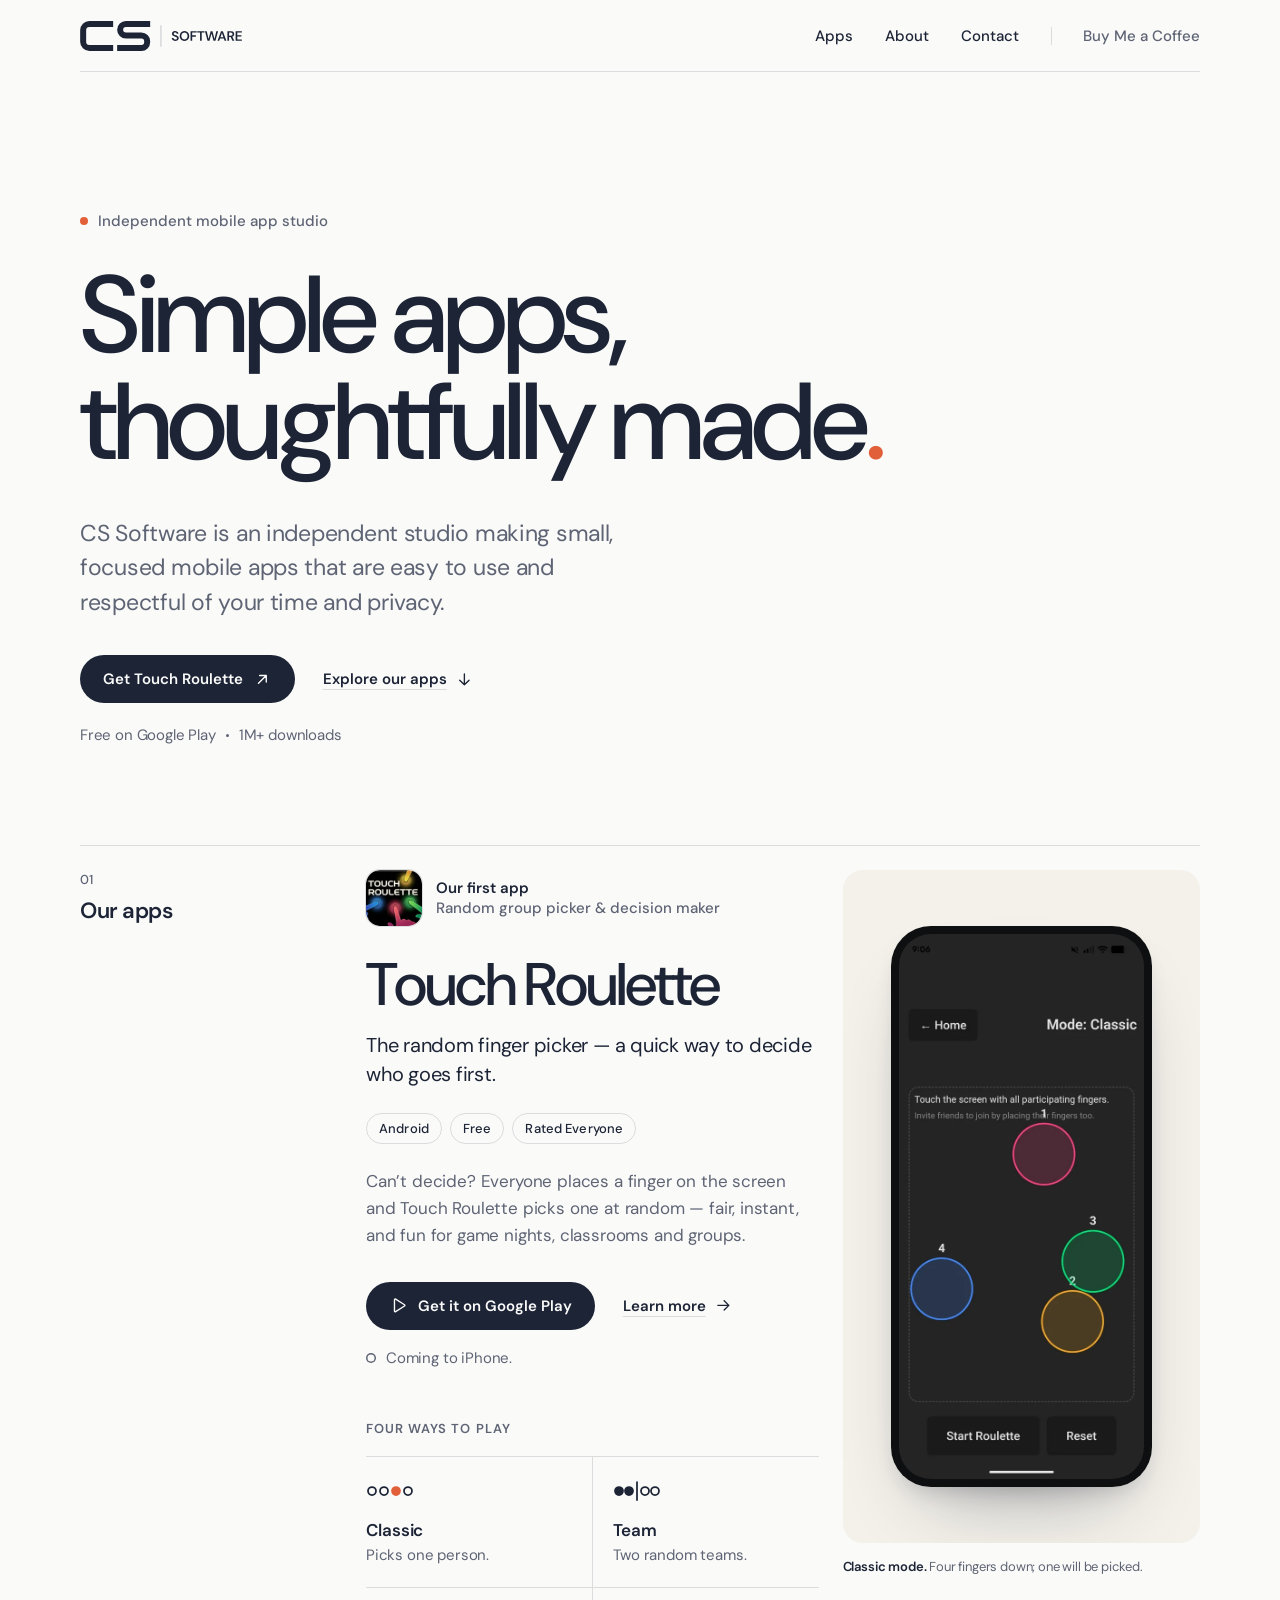
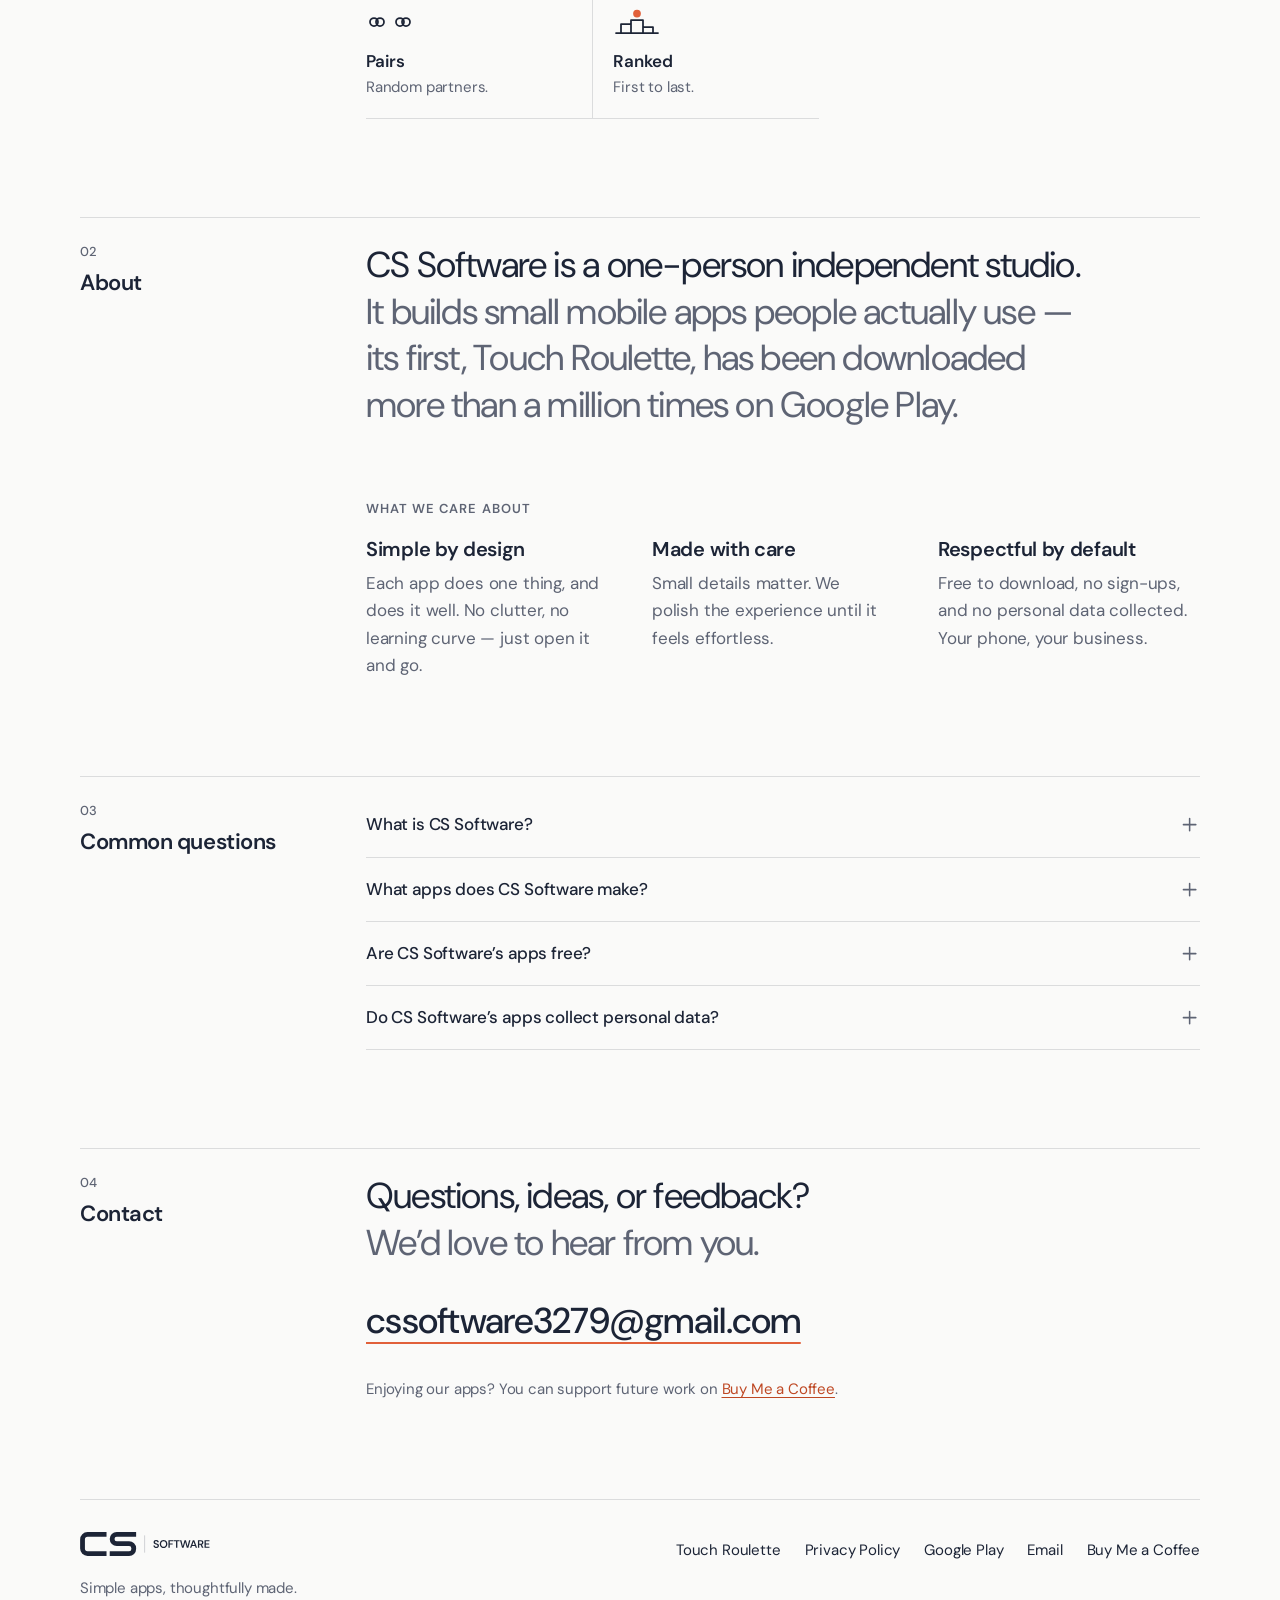
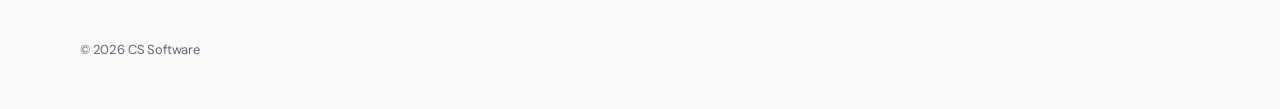
<file: index.html>
<!doctype html>
<html lang="en">
	<head>
		<meta charset="utf-8" />
		<meta name="viewport" content="width=device-width, initial-scale=1" />
		<title>CS Software — Simple, Thoughtful Mobile Apps</title>
		<meta
			name="description"
			content="CS Software is an independent studio making simple, focused mobile apps, including Touch Roulette, the random finger picker with 1M+ downloads on Google Play."
		/>
		<meta name="author" content="CS Software" />
		<meta name="robots" content="index, follow, max-image-preview:large" />
		<link rel="canonical" href="https://cs-software-org.github.io/" />
		<meta name="color-scheme" content="light dark" />
		<meta
			name="theme-color"
			content="#FAFAF9"
			media="(prefers-color-scheme: light)"
		/>
		<meta
			name="theme-color"
			content="#111214"
			media="(prefers-color-scheme: dark)"
		/>

		<!-- Open Graph -->
		<meta property="og:type" content="website" />
		<meta property="og:site_name" content="CS Software" />
		<meta property="og:url" content="https://cs-software-org.github.io/" />
		<meta
			property="og:title"
			content="CS Software — Simple, Thoughtful Mobile Apps"
		/>
		<meta
			property="og:description"
			content="An independent studio making small, focused mobile apps. Home of Touch Roulette, the random finger picker for Android."
		/>
		<meta
			property="og:image"
			content="https://cs-software-org.github.io/assets/og/home.png"
		/>
		<meta property="og:image:width" content="1200" />
		<meta property="og:image:height" content="630" />
		<meta
			property="og:image:alt"
			content="CS Software — Simple apps, thoughtfully made."
		/>
		<meta property="og:locale" content="en_US" />
		<!-- Twitter Card -->
		<meta name="twitter:card" content="summary_large_image" />
		<meta
			name="twitter:title"
			content="CS Software — Simple, Thoughtful Mobile Apps"
		/>
		<meta
			name="twitter:description"
			content="An independent studio making small, focused mobile apps. Home of Touch Roulette, the random finger picker for Android."
		/>
		<meta
			name="twitter:image"
			content="https://cs-software-org.github.io/assets/og/home.png"
		/>

		<link rel="icon" href="/favicon.ico" sizes="32x32" />
		<link rel="icon" href="/favicon.svg" type="image/svg+xml" />
		<link rel="apple-touch-icon" href="/apple-touch-icon.png" />
		<link rel="manifest" href="/site.webmanifest" />

		<link rel="preconnect" href="https://fonts.googleapis.com" />
		<link rel="preconnect" href="https://fonts.gstatic.com" crossorigin />
		<link
			rel="stylesheet"
			href="https://fonts.googleapis.com/css2?family=DM+Sans:opsz,wght@9..40,400..700&display=swap"
		/>
		<link rel="stylesheet" href="/assets/site.css" />

		<script
			async
			src="https://pagead2.googlesyndication.com/pagead/js/adsbygoogle.js?client=ca-pub-9681394771171590"
			crossorigin="anonymous"
		></script>

		<!-- Google tag (gtag.js) -->
		<script
			async
			src="https://www.googletagmanager.com/gtag/js?id=G-Q80ZW6TWPV"
		></script>
		<script>
			window.dataLayer = window.dataLayer || [];
			function gtag() {
				dataLayer.push(arguments);
			}
			gtag("js", new Date());

			gtag("config", "G-Q80ZW6TWPV");
		</script>

		<script type="application/ld+json">
			{
				"@context": "https://schema.org",
				"@graph": [
					{
						"@type": "Organization",
						"@id": "https://cs-software-org.github.io/#organization",
						"name": "CS Software",
						"alternateName": "CS-Software",
						"url": "https://cs-software-org.github.io/",
						"logo": {
							"@type": "ImageObject",
							"url": "https://cs-software-org.github.io/brand/icons/app-icon-512.png",
							"width": 512,
							"height": 512
						},
						"email": "cssoftware3279@gmail.com",
						"description": "CS Software is an independent, one-person studio that makes simple, focused mobile apps.",
						"sameAs": [
							"https://play.google.com/store/apps/dev?id=5458143026124432912"
						]
					},
					{
						"@type": "WebSite",
						"@id": "https://cs-software-org.github.io/#website",
						"url": "https://cs-software-org.github.io/",
						"name": "CS Software",
						"publisher": {
							"@id": "https://cs-software-org.github.io/#organization"
						},
						"inLanguage": "en"
					},
					{
						"@type": "WebPage",
						"@id": "https://cs-software-org.github.io/#webpage",
						"url": "https://cs-software-org.github.io/",
						"name": "CS Software — Simple, Thoughtful Mobile Apps",
						"description": "CS Software is an independent studio making simple, focused mobile apps, including Touch Roulette, the random finger picker with 1M+ downloads on Google Play.",
						"isPartOf": { "@id": "https://cs-software-org.github.io/#website" },
						"about": {
							"@id": "https://cs-software-org.github.io/#organization"
						},
						"mentions": {
							"@id": "https://cs-software-org.github.io/touch-roulette/#app"
						},
						"primaryImageOfPage": "https://cs-software-org.github.io/assets/og/home.png",
						"inLanguage": "en"
					},
					{
						"@type": "FAQPage",
						"@id": "https://cs-software-org.github.io/#faq",
						"url": "https://cs-software-org.github.io/",
						"isPartOf": { "@id": "https://cs-software-org.github.io/#website" },
						"mainEntity": [
							{
								"@type": "Question",
								"name": "What is CS Software?",
								"acceptedAnswer": {
									"@type": "Answer",
									"text": "CS Software is an independent, one-person studio that makes simple, focused mobile apps. Its first app, Touch Roulette, has been downloaded more than a million times on Google Play."
								}
							},
							{
								"@type": "Question",
								"name": "What apps does CS Software make?",
								"acceptedAnswer": {
									"@type": "Answer",
									"text": "CS Software's first app is Touch Roulette, a random group picker and decision maker for Android. Everyone places a finger on the screen and the app picks one person at random."
								}
							},
							{
								"@type": "Question",
								"name": "Are CS Software's apps free?",
								"acceptedAnswer": {
									"@type": "Answer",
									"text": "Yes. Touch Roulette is free to download on Google Play and is supported by ads. There are no subscriptions and nothing to sign up for."
								}
							},
							{
								"@type": "Question",
								"name": "Do CS Software's apps collect personal data?",
								"acceptedAnswer": {
									"@type": "Answer",
									"text": "No. CS Software's apps are designed to work without collecting personal information. Touch Roulette's Google Play Data safety section states that no data is collected and no data is shared with third parties."
								}
							}
						]
					}
				]
			}
		</script>
	</head>
	<body>
		<a class="skip-link" href="#main">Skip to content</a>

		<!-- Icons: 24px grid, 1.75 stroke, round caps and joins -->
		<svg
			width="0"
			height="0"
			style="position: absolute"
			aria-hidden="true"
			focusable="false"
		>
			<symbol id="i-arrow-right" viewBox="0 0 24 24">
				<path d="M5 12h14M13 6l6 6-6 6" />
			</symbol>
			<symbol id="i-arrow-down" viewBox="0 0 24 24">
				<path d="M12 5v14M6 13l6 6 6-6" />
			</symbol>
			<symbol id="i-arrow-up-right" viewBox="0 0 24 24">
				<path d="M7 17 17 7M8.5 7H17v8.5" />
			</symbol>
			<symbol id="i-play" viewBox="0 0 24 24">
				<path
					d="M7 4.9v14.2a1 1 0 0 0 1.52.85l11.3-7.1a1 1 0 0 0 0-1.7L8.52 4.05A1 1 0 0 0 7 4.9Z"
				/>
			</symbol>
			<symbol id="i-plus" viewBox="0 0 24 24">
				<path d="M12 5v14M5 12h14" />
			</symbol>
		</svg>

		<header class="site-header">
			<div class="container">
				<div class="site-header__bar">
					<a class="lockup" href="/" aria-label="CS Software, home">
						<svg class="logo" width="162" height="30" viewBox="0 0 323.36 60" aria-hidden="true" focusable="false"><path d="M66 0L18.5 0A18.5 18.5 0 0 0 0 18.5L0 41.5A18.5 18.5 0 0 0 18.5 60L66 60L66 48L18.5 48A6.5 6.5 0 0 1 12 41.5L12 18.5A6.5 6.5 0 0 1 18.5 12L66 12Z"/><path d="M140 0L91.52 0A17.52 17.52 0 0 0 74 17.52L74 17.52A17.52 17.52 0 0 0 91.52 35.04L122.48 35.04A5.52 5.52 0 0 1 128 40.56L128 42.48A5.52 5.52 0 0 1 122.48 48L74 48L74 60L122.48 60A17.52 17.52 0 0 0 140 42.48L140 40.56A17.52 17.52 0 0 0 122.48 23.04L91.52 23.04A5.52 5.52 0 0 1 86 17.52L86 17.52A5.52 5.52 0 0 1 91.52 12L140 12Z"/><rect class="logo__rule" x="160.85" y="8.4" width="1.5" height="43.2"/><path d="M190.36 39.93L190.36 39.93Q188.27 39.93 186.67 39.19Q185.07 38.45 184.15 37.08Q183.23 35.71 183.20 33.81L183.20 33.81L186.68 33.81Q186.71 34.77 187.15 35.53Q187.59 36.28 188.40 36.72Q189.21 37.16 190.36 37.16L190.36 37.16Q191.35 37.16 192.07 36.84Q192.80 36.53 193.20 35.94Q193.60 35.35 193.60 34.55L193.60 34.55Q193.60 33.65 193.16 33.04Q192.72 32.44 191.98 32.04Q191.24 31.65 190.28 31.33Q189.32 31.01 188.25 30.66L188.25 30.66Q186.00 29.89 184.85 28.70Q183.69 27.50 183.69 25.50L183.69 25.50Q183.69 23.83 184.49 22.62Q185.28 21.41 186.74 20.74Q188.19 20.07 190.06 20.07L190.06 20.07Q191.98 20.07 193.42 20.76Q194.86 21.44 195.69 22.66Q196.53 23.88 196.56 25.58L196.56 25.58L193.05 25.58Q193.02 24.87 192.66 24.25Q192.31 23.64 191.63 23.24Q190.96 22.84 190.00 22.84L190.00 22.84Q189.21 22.81 188.55 23.10Q187.89 23.39 187.52 23.92Q187.15 24.46 187.15 25.25L187.15 25.25Q187.15 26.02 187.51 26.53Q187.86 27.04 188.51 27.38Q189.15 27.72 190.03 28.03Q190.91 28.33 191.95 28.68L191.95 28.68Q193.38 29.15 194.54 29.82Q195.71 30.49 196.39 31.56Q197.08 32.63 197.08 34.33L197.08 34.33Q197.08 35.81 196.31 37.09Q195.54 38.37 194.06 39.15Q192.58 39.93 190.36 39.93ZM208.59 39.93L208.59 39.93Q205.76 39.93 203.62 38.68Q201.48 37.43 200.28 35.20Q199.07 32.96 199.07 30L199.07 30Q199.07 27.07 200.28 24.83Q201.48 22.59 203.62 21.33Q205.76 20.07 208.59 20.07L208.59 20.07Q211.44 20.07 213.59 21.33Q215.75 22.59 216.94 24.83Q218.13 27.07 218.13 30L218.13 30Q218.13 32.96 216.94 35.20Q215.75 37.43 213.59 38.68Q211.44 39.93 208.59 39.93ZM208.59 36.97L208.59 36.97Q210.45 36.97 211.85 36.13Q213.25 35.29 214.00 33.73Q214.76 32.17 214.76 30L214.76 30Q214.76 27.83 214.00 26.27Q213.25 24.71 211.85 23.87Q210.45 23.03 208.59 23.03L208.59 23.03Q206.72 23.03 205.34 23.87Q203.95 24.71 203.18 26.27Q202.42 27.83 202.42 30L202.42 30Q202.42 32.17 203.18 33.73Q203.95 35.29 205.34 36.13Q206.72 36.97 208.59 36.97ZM224.07 39.60L220.78 39.60L220.78 20.40L233.04 20.40L233.04 23.06L224.07 23.06L224.07 28.68L231.40 28.68L231.40 31.29L224.07 31.29L224.07 39.60ZM243.10 39.60L239.80 39.60L239.80 23.06L234.15 23.06L234.15 20.40L248.75 20.40L248.75 23.06L243.10 23.06L243.10 39.60ZM258.64 39.60L254.80 39.60L249.67 20.40L253.21 20.40L256.77 35.84L256.77 35.84L260.97 20.40L264.59 20.40L268.65 35.87L268.65 35.87L272.27 20.40L275.78 20.40L270.57 39.60L266.67 39.60L262.72 25.06L262.72 25.06L258.64 39.60ZM278.15 39.60L274.70 39.60L281.75 20.40L285.42 20.40L292.44 39.60L288.96 39.60L283.56 24.24L283.56 24.24L278.15 39.60ZM289.07 35.07L277.85 35.07L278.73 32.47L288.19 32.47L289.07 35.07ZM297.81 39.60L294.52 39.60L294.52 20.40L301.40 20.40Q303.71 20.40 305.19 21.18Q306.67 21.96 307.39 23.27Q308.12 24.57 308.12 26.21L308.12 26.21Q308.12 27.75 307.41 29.07Q306.70 30.38 305.19 31.18Q303.68 31.97 301.35 31.97L301.35 31.97L297.81 31.97L297.81 39.60ZM308.31 39.60L304.53 39.60L300.50 31.12L304.09 31.12L308.31 39.60ZM297.81 23.14L297.81 29.53L301.18 29.53Q303.02 29.53 303.88 28.64Q304.75 27.75 304.75 26.30L304.75 26.30Q304.75 24.87 303.90 24.01Q303.05 23.14 301.18 23.14L301.18 23.14L297.81 23.14ZM323.36 39.60L310.96 39.60L310.96 20.40L323.36 20.40L323.36 23.06L314.25 23.06L314.25 28.57L322.54 28.57L322.54 31.18L314.25 31.18L314.25 36.94L323.36 36.94L323.36 39.60Z"/></svg>
					</a>
					<nav class="nav" aria-label="Main">
						<ul>
							<li><a href="/#apps">Apps</a></li>
							<li><a href="/#about">About</a></li>
							<li><a href="/#contact">Contact</a></li>
						</ul>
						<a
							class="nav__support"
							href="https://buymeacoffee.com/carlossantana"
							rel="noopener"
							>Buy Me a Coffee</a
						>
					</nav>
				</div>
			</div>
		</header>

		<main id="main">
			<section class="hero" aria-labelledby="hero-title">
				<div class="container">
					<p class="eyebrow">
						<span class="touch-dot" aria-hidden="true"></span>Independent mobile
						app studio
					</p>
					<h1 id="hero-title">
						Simple apps, thoughtfully made<span class="stop">.</span>
					</h1>
					<p class="lede">
						CS Software is an independent studio making small, focused mobile
						apps that are easy to use and respectful of your time and privacy.
					</p>
					<div class="actions">
						<a
							class="btn btn--primary"
							href="https://play.google.com/store/apps/details?id=com.gmail.cssoftware3279.Touch_Roulette"
							rel="noopener"
						>
							Get Touch Roulette
							<svg class="icon" aria-hidden="true">
								<use href="#i-arrow-up-right" />
							</svg>
						</a>
						<a class="text-link text-link--down" href="#apps">
							<span class="text-link__label">Explore our apps</span>
							<svg class="icon" aria-hidden="true">
								<use href="#i-arrow-down" />
							</svg>
						</a>
					</div>
					<p class="meta">
						<span>Free on Google Play</span>
						<span class="meta__sep" aria-hidden="true"></span>
						<span>1M+ downloads</span>
					</p>
				</div>
			</section>

			<section class="section" id="apps" aria-labelledby="apps-title">
				<div class="container">
					<div class="section__grid">
						<div class="rail">
							<span class="rail__num" aria-hidden="true">01</span>
							<h2 class="rail__title" id="apps-title">Our apps</h2>
						</div>

						<div class="section__body">
							<article class="feature" aria-labelledby="tr-title">
								<div class="feature__intro">
									<div class="feature__head">
										<img
											class="app-icon"
											src="/assets/touch-roulette/icon.webp"
											width="256"
											height="256"
											alt="Touch Roulette app icon"
										/>
										<p class="feature__kicker">
											<strong>Our first app</strong> Random group picker &amp;
											decision maker
										</p>
									</div>

									<h3 id="tr-title">Touch Roulette</h3>
									<p class="dek">
										The random finger picker&nbsp;— a quick way to decide who
										goes first.
									</p>

									<ul class="chips">
										<li>Android</li>
										<li>Free</li>
										<li>Rated Everyone</li>
									</ul>

									<p class="prose">
										Can’t decide? Everyone places a finger on the screen and
										Touch Roulette picks one at random&nbsp;— fair, instant, and
										fun for game nights, classrooms and groups.
									</p>

									<div class="actions">
										<a
											class="btn btn--primary"
											href="https://play.google.com/store/apps/details?id=com.gmail.cssoftware3279.Touch_Roulette"
											rel="noopener"
										>
											<svg class="icon" aria-hidden="true">
												<use href="#i-play" />
											</svg>
											Get it on Google Play
										</a>
										<a class="text-link" href="/touch-roulette/">
											<span class="text-link__label"
												>Learn more<span class="visually-hidden">
													about Touch Roulette</span
												></span
											>
											<svg class="icon" aria-hidden="true">
												<use href="#i-arrow-right" />
											</svg>
										</a>
									</div>
									<p class="soon">
										<span
											class="touch-dot touch-dot--ring"
											aria-hidden="true"
										></span
										>Coming to iPhone.
									</p>
								</div>

								<figure class="feature__figure">
									<div class="plate">
										<div class="device">
											<img
												src="/assets/touch-roulette/classic.webp"
												width="540"
												height="1200"
												loading="lazy"
												decoding="async"
												alt="Touch Roulette in Classic mode: four coloured circles, one under each player’s finger, waiting for the roulette to start."
											/>
										</div>
									</div>
									<figcaption>
										<b>Classic mode.</b> Four fingers down; one will be picked.
									</figcaption>
								</figure>

								<div class="feature__detail">
									<p class="subhead" id="modes-label">Four ways to play</p>
									<ul class="modes" aria-labelledby="modes-label">
										<li class="mode">
											<svg viewBox="0 0 48 28" aria-hidden="true">
												<circle cx="6" cy="14" r="4" />
												<circle cx="18" cy="14" r="4" />
												<circle class="pick" cx="30" cy="14" r="4" />
												<circle cx="42" cy="14" r="4" />
											</svg>
											<h4>Classic</h4>
											<p>Picks one person.</p>
										</li>
										<li class="mode">
											<svg viewBox="0 0 48 28" aria-hidden="true">
												<circle class="fill" cx="6" cy="14" r="4" />
												<circle class="fill" cx="16" cy="14" r="4" />
												<path d="M24 5v18" />
												<circle cx="32" cy="14" r="4" />
												<circle cx="42" cy="14" r="4" />
											</svg>
											<h4>Team</h4>
											<p>Two random teams.</p>
										</li>
										<li class="mode">
											<svg viewBox="0 0 48 28" aria-hidden="true">
												<circle cx="8" cy="14" r="4" />
												<circle cx="14" cy="14" r="4" />
												<circle cx="34" cy="14" r="4" />
												<circle cx="40" cy="14" r="4" />
											</svg>
											<h4>Pairs</h4>
											<p>Random partners.</p>
										</li>
										<li class="mode">
											<svg viewBox="0 0 48 28" aria-hidden="true">
												<path d="M3 25h42" />
												<path d="M8 25v-9h10v9M18 25V12h12v13M30 25v-6h10v6" />
												<circle class="pick" cx="24" cy="5.5" r="3" />
											</svg>
											<h4>Ranked</h4>
											<p>First to last.</p>
										</li>
									</ul>
								</div>
							</article>
						</div>
					</div>
				</div>
			</section>

			<section class="section about" id="about" aria-labelledby="about-title">
				<div class="container">
					<div class="section__grid">
						<div class="rail">
							<span class="rail__num" aria-hidden="true">02</span>
							<h2 class="rail__title" id="about-title">About</h2>
						</div>
						<div class="section__body">
							<p class="statement">
								CS Software is a one-person independent studio.
								<span class="statement__quiet"
									>It builds small mobile apps people actually use&nbsp;— its
									first, Touch Roulette, has been downloaded more than a million
									times on Google&nbsp;Play.</span
								>
							</p>

							<p class="subhead" id="principles-label">What we care about</p>
							<ul class="principles" aria-labelledby="principles-label">
								<li>
									<h3>Simple by design</h3>
									<p>
										Each app does one thing, and does it well. No clutter, no
										learning curve&nbsp;— just open it and go.
									</p>
								</li>
								<li>
									<h3>Made with care</h3>
									<p>
										Small details matter. We polish the experience until it
										feels effortless.
									</p>
								</li>
								<li>
									<h3>Respectful by default</h3>
									<p>
										Free to download, no sign-ups, and no personal data
										collected. Your phone, your business.
									</p>
								</li>
							</ul>
						</div>
					</div>
				</div>
			</section>

			<section class="section" id="faq" aria-labelledby="faq-title">
				<div class="container">
					<div class="section__grid">
						<div class="rail">
							<span class="rail__num" aria-hidden="true">03</span>
							<h2 class="rail__title" id="faq-title">Common questions</h2>
						</div>
						<div class="section__body">
							<div class="faq">
								<details>
									<summary>
										What is CS Software?
										<svg class="icon" aria-hidden="true">
											<use href="#i-plus" />
										</svg>
									</summary>
									<p>
										CS Software is an independent, one-person studio that makes
										simple, focused mobile apps. Its first app, Touch Roulette,
										has been downloaded more than a million times on Google
										Play.
									</p>
								</details>
								<details>
									<summary>
										What apps does CS Software make?
										<svg class="icon" aria-hidden="true">
											<use href="#i-plus" />
										</svg>
									</summary>
									<p>
										CS Software’s first app is
										<a href="/touch-roulette/">Touch Roulette</a>, a random
										group picker and decision maker for Android. Everyone places
										a finger on the screen and the app picks one person at
										random.
									</p>
								</details>
								<details>
									<summary>
										Are CS Software’s apps free?
										<svg class="icon" aria-hidden="true">
											<use href="#i-plus" />
										</svg>
									</summary>
									<p>
										Yes. Touch Roulette is free to download on Google Play and
										is supported by ads. There are no subscriptions and nothing
										to sign up for.
									</p>
								</details>
								<details>
									<summary>
										Do CS Software’s apps collect personal data?
										<svg class="icon" aria-hidden="true">
											<use href="#i-plus" />
										</svg>
									</summary>
									<p>
										No. Our apps are designed to work without collecting
										personal information. Touch Roulette’s Google Play Data
										safety section states that no data is collected and no data
										is shared with third parties. See our
										<a href="/privacy.html">Privacy Policy</a>.
									</p>
								</details>
							</div>
						</div>
					</div>
				</div>
			</section>

			<section class="section" id="contact" aria-labelledby="contact-title">
				<div class="container">
					<div class="section__grid">
						<div class="rail">
							<span class="rail__num" aria-hidden="true">04</span>
							<h2 class="rail__title" id="contact-title">Contact</h2>
						</div>
						<div class="section__body">
							<p class="statement">
								Questions, ideas, or feedback?
								<span class="statement__quiet"
									>We’d love to hear from you.</span
								>
							</p>
							<a class="contact__email" href="mailto:cssoftware3279@gmail.com"
								>cssoftware3279@gmail.com</a
							>
							<p class="support">
								Enjoying our apps? You can support future work on
								<a href="https://buymeacoffee.com/carlossantana" rel="noopener"
									>Buy Me a Coffee</a
								>.
							</p>
						</div>
					</div>
				</div>
			</section>
		</main>

		<footer class="site-footer">
			<div class="container">
				<div class="site-footer__grid">
					<div>
						<a class="lockup" href="/" aria-label="CS Software, home">
							<svg class="logo" width="162" height="30" viewBox="0 0 323.36 60" aria-hidden="true" focusable="false"><path d="M66 0L18.5 0A18.5 18.5 0 0 0 0 18.5L0 41.5A18.5 18.5 0 0 0 18.5 60L66 60L66 48L18.5 48A6.5 6.5 0 0 1 12 41.5L12 18.5A6.5 6.5 0 0 1 18.5 12L66 12Z"/><path d="M140 0L91.52 0A17.52 17.52 0 0 0 74 17.52L74 17.52A17.52 17.52 0 0 0 91.52 35.04L122.48 35.04A5.52 5.52 0 0 1 128 40.56L128 42.48A5.52 5.52 0 0 1 122.48 48L74 48L74 60L122.48 60A17.52 17.52 0 0 0 140 42.48L140 40.56A17.52 17.52 0 0 0 122.48 23.04L91.52 23.04A5.52 5.52 0 0 1 86 17.52L86 17.52A5.52 5.52 0 0 1 91.52 12L140 12Z"/><rect class="logo__rule" x="160.85" y="8.4" width="1.5" height="43.2"/><path d="M190.36 39.93L190.36 39.93Q188.27 39.93 186.67 39.19Q185.07 38.45 184.15 37.08Q183.23 35.71 183.20 33.81L183.20 33.81L186.68 33.81Q186.71 34.77 187.15 35.53Q187.59 36.28 188.40 36.72Q189.21 37.16 190.36 37.16L190.36 37.16Q191.35 37.16 192.07 36.84Q192.80 36.53 193.20 35.94Q193.60 35.35 193.60 34.55L193.60 34.55Q193.60 33.65 193.16 33.04Q192.72 32.44 191.98 32.04Q191.24 31.65 190.28 31.33Q189.32 31.01 188.25 30.66L188.25 30.66Q186.00 29.89 184.85 28.70Q183.69 27.50 183.69 25.50L183.69 25.50Q183.69 23.83 184.49 22.62Q185.28 21.41 186.74 20.74Q188.19 20.07 190.06 20.07L190.06 20.07Q191.98 20.07 193.42 20.76Q194.86 21.44 195.69 22.66Q196.53 23.88 196.56 25.58L196.56 25.58L193.05 25.58Q193.02 24.87 192.66 24.25Q192.31 23.64 191.63 23.24Q190.96 22.84 190.00 22.84L190.00 22.84Q189.21 22.81 188.55 23.10Q187.89 23.39 187.52 23.92Q187.15 24.46 187.15 25.25L187.15 25.25Q187.15 26.02 187.51 26.53Q187.86 27.04 188.51 27.38Q189.15 27.72 190.03 28.03Q190.91 28.33 191.95 28.68L191.95 28.68Q193.38 29.15 194.54 29.82Q195.71 30.49 196.39 31.56Q197.08 32.63 197.08 34.33L197.08 34.33Q197.08 35.81 196.31 37.09Q195.54 38.37 194.06 39.15Q192.58 39.93 190.36 39.93ZM208.59 39.93L208.59 39.93Q205.76 39.93 203.62 38.68Q201.48 37.43 200.28 35.20Q199.07 32.96 199.07 30L199.07 30Q199.07 27.07 200.28 24.83Q201.48 22.59 203.62 21.33Q205.76 20.07 208.59 20.07L208.59 20.07Q211.44 20.07 213.59 21.33Q215.75 22.59 216.94 24.83Q218.13 27.07 218.13 30L218.13 30Q218.13 32.96 216.94 35.20Q215.75 37.43 213.59 38.68Q211.44 39.93 208.59 39.93ZM208.59 36.97L208.59 36.97Q210.45 36.97 211.85 36.13Q213.25 35.29 214.00 33.73Q214.76 32.17 214.76 30L214.76 30Q214.76 27.83 214.00 26.27Q213.25 24.71 211.85 23.87Q210.45 23.03 208.59 23.03L208.59 23.03Q206.72 23.03 205.34 23.87Q203.95 24.71 203.18 26.27Q202.42 27.83 202.42 30L202.42 30Q202.42 32.17 203.18 33.73Q203.95 35.29 205.34 36.13Q206.72 36.97 208.59 36.97ZM224.07 39.60L220.78 39.60L220.78 20.40L233.04 20.40L233.04 23.06L224.07 23.06L224.07 28.68L231.40 28.68L231.40 31.29L224.07 31.29L224.07 39.60ZM243.10 39.60L239.80 39.60L239.80 23.06L234.15 23.06L234.15 20.40L248.75 20.40L248.75 23.06L243.10 23.06L243.10 39.60ZM258.64 39.60L254.80 39.60L249.67 20.40L253.21 20.40L256.77 35.84L256.77 35.84L260.97 20.40L264.59 20.40L268.65 35.87L268.65 35.87L272.27 20.40L275.78 20.40L270.57 39.60L266.67 39.60L262.72 25.06L262.72 25.06L258.64 39.60ZM278.15 39.60L274.70 39.60L281.75 20.40L285.42 20.40L292.44 39.60L288.96 39.60L283.56 24.24L283.56 24.24L278.15 39.60ZM289.07 35.07L277.85 35.07L278.73 32.47L288.19 32.47L289.07 35.07ZM297.81 39.60L294.52 39.60L294.52 20.40L301.40 20.40Q303.71 20.40 305.19 21.18Q306.67 21.96 307.39 23.27Q308.12 24.57 308.12 26.21L308.12 26.21Q308.12 27.75 307.41 29.07Q306.70 30.38 305.19 31.18Q303.68 31.97 301.35 31.97L301.35 31.97L297.81 31.97L297.81 39.60ZM308.31 39.60L304.53 39.60L300.50 31.12L304.09 31.12L308.31 39.60ZM297.81 23.14L297.81 29.53L301.18 29.53Q303.02 29.53 303.88 28.64Q304.75 27.75 304.75 26.30L304.75 26.30Q304.75 24.87 303.90 24.01Q303.05 23.14 301.18 23.14L301.18 23.14L297.81 23.14ZM323.36 39.60L310.96 39.60L310.96 20.40L323.36 20.40L323.36 23.06L314.25 23.06L314.25 28.57L322.54 28.57L322.54 31.18L314.25 31.18L314.25 36.94L323.36 36.94L323.36 39.60Z"/></svg>
						</a>
						<p class="site-footer__tagline">Simple apps, thoughtfully made.</p>
					</div>
					<nav aria-label="Footer">
						<ul>
							<li><a href="/touch-roulette/">Touch Roulette</a></li>
							<li><a href="/privacy.html">Privacy Policy</a></li>
							<li>
								<a
									href="https://play.google.com/store/apps/dev?id=5458143026124432912"
									rel="noopener"
									>Google Play</a
								>
							</li>
							<li><a href="mailto:cssoftware3279@gmail.com">Email</a></li>
							<li>
								<a href="https://buymeacoffee.com/carlossantana" rel="noopener"
									>Buy Me a Coffee</a
								>
							</li>
						</ul>
					</nav>
					<p class="site-footer__copy">© 2026 CS Software</p>
				</div>
			</div>
		</footer>
		<!-- 
		<script type="text/javascript">
			(function () {
				window.dh = { chaabi: "98b39f14-4a4f-4d2a-8ae6-7a4db58d5bcf" };
				var script = document.createElement("script");
				script.setAttribute(
					"src",
					"https://cdn.demandhub.co/nucleus/stage/dh-nucleus.min.js",
				);
				script.setAttribute("chaabi", "98b39f14-4a4f-4d2a-8ae6-7a4db58d5bcf");
				script.setAttribute("name", "dh_nucleus_script");
				script.setAttribute("defer", "");
				document.body.appendChild(script);
			})();
		</script> -->
	</body>
</html>
</file>
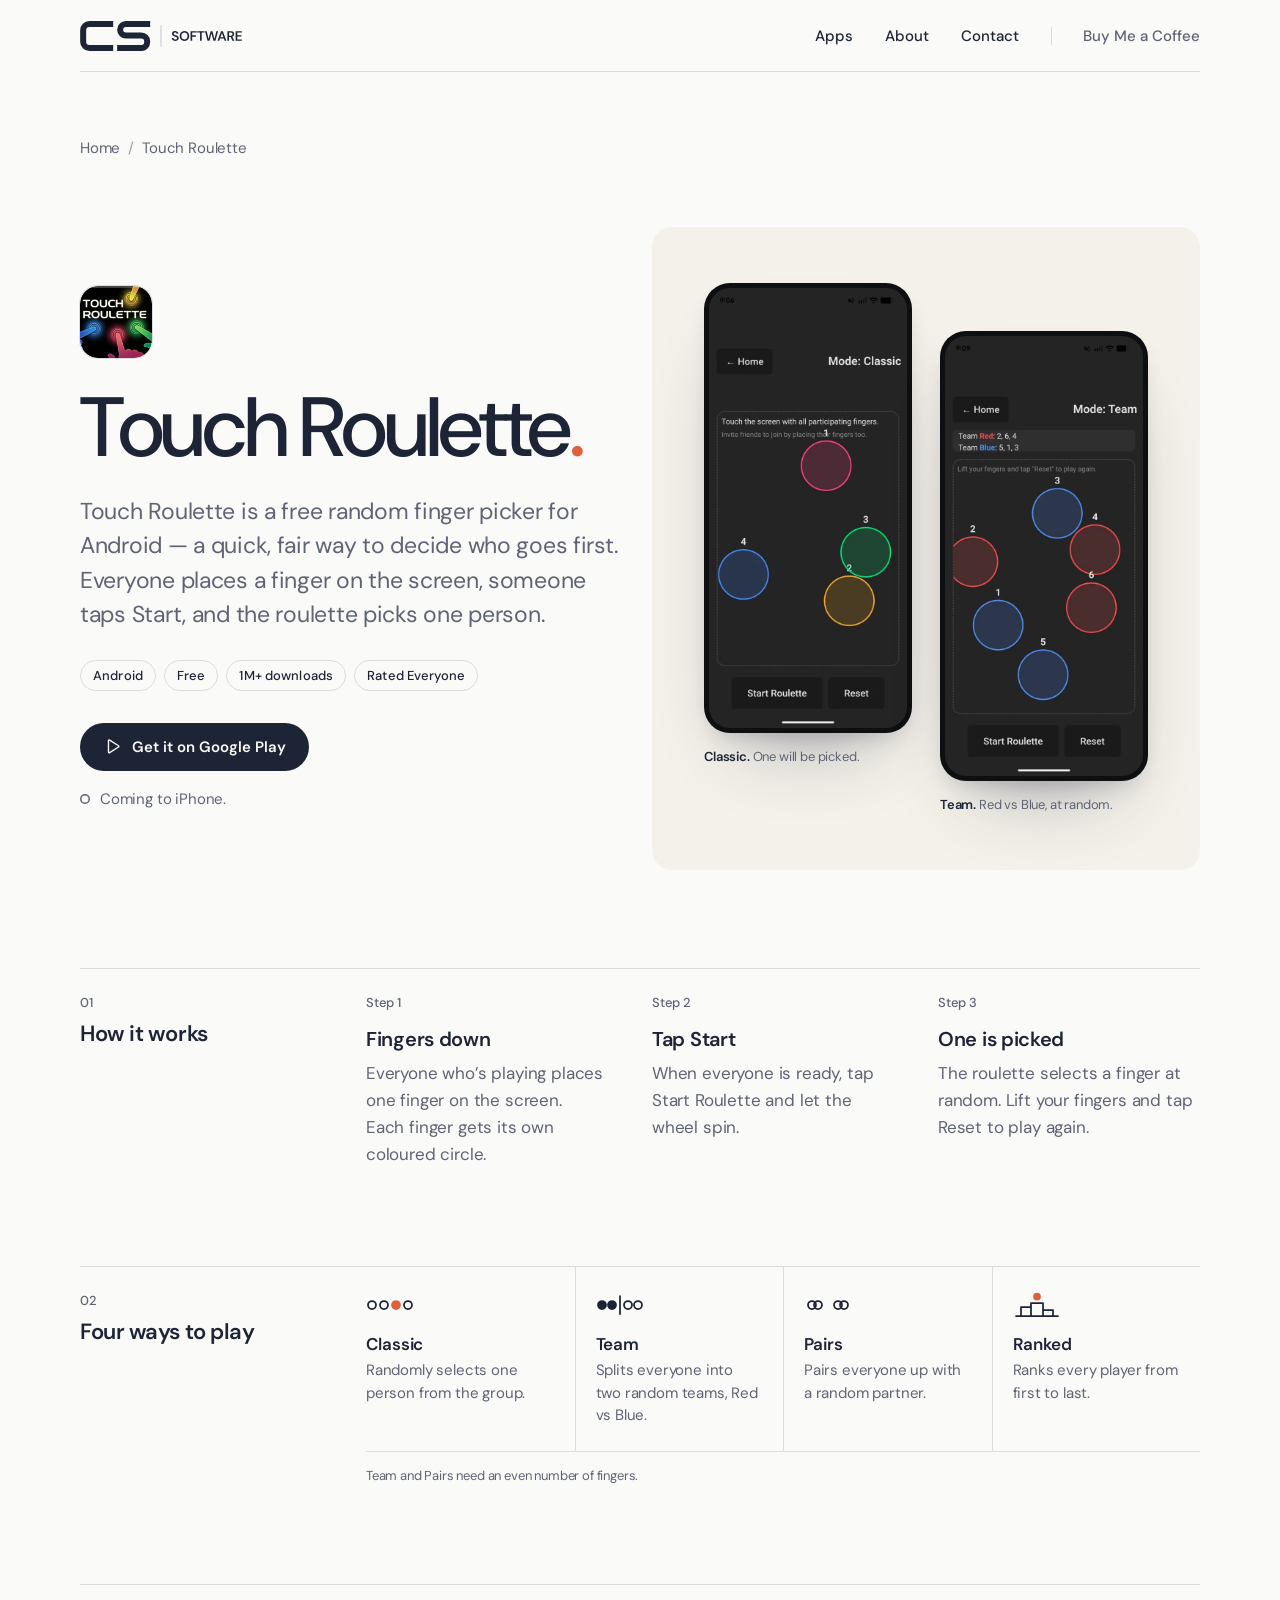
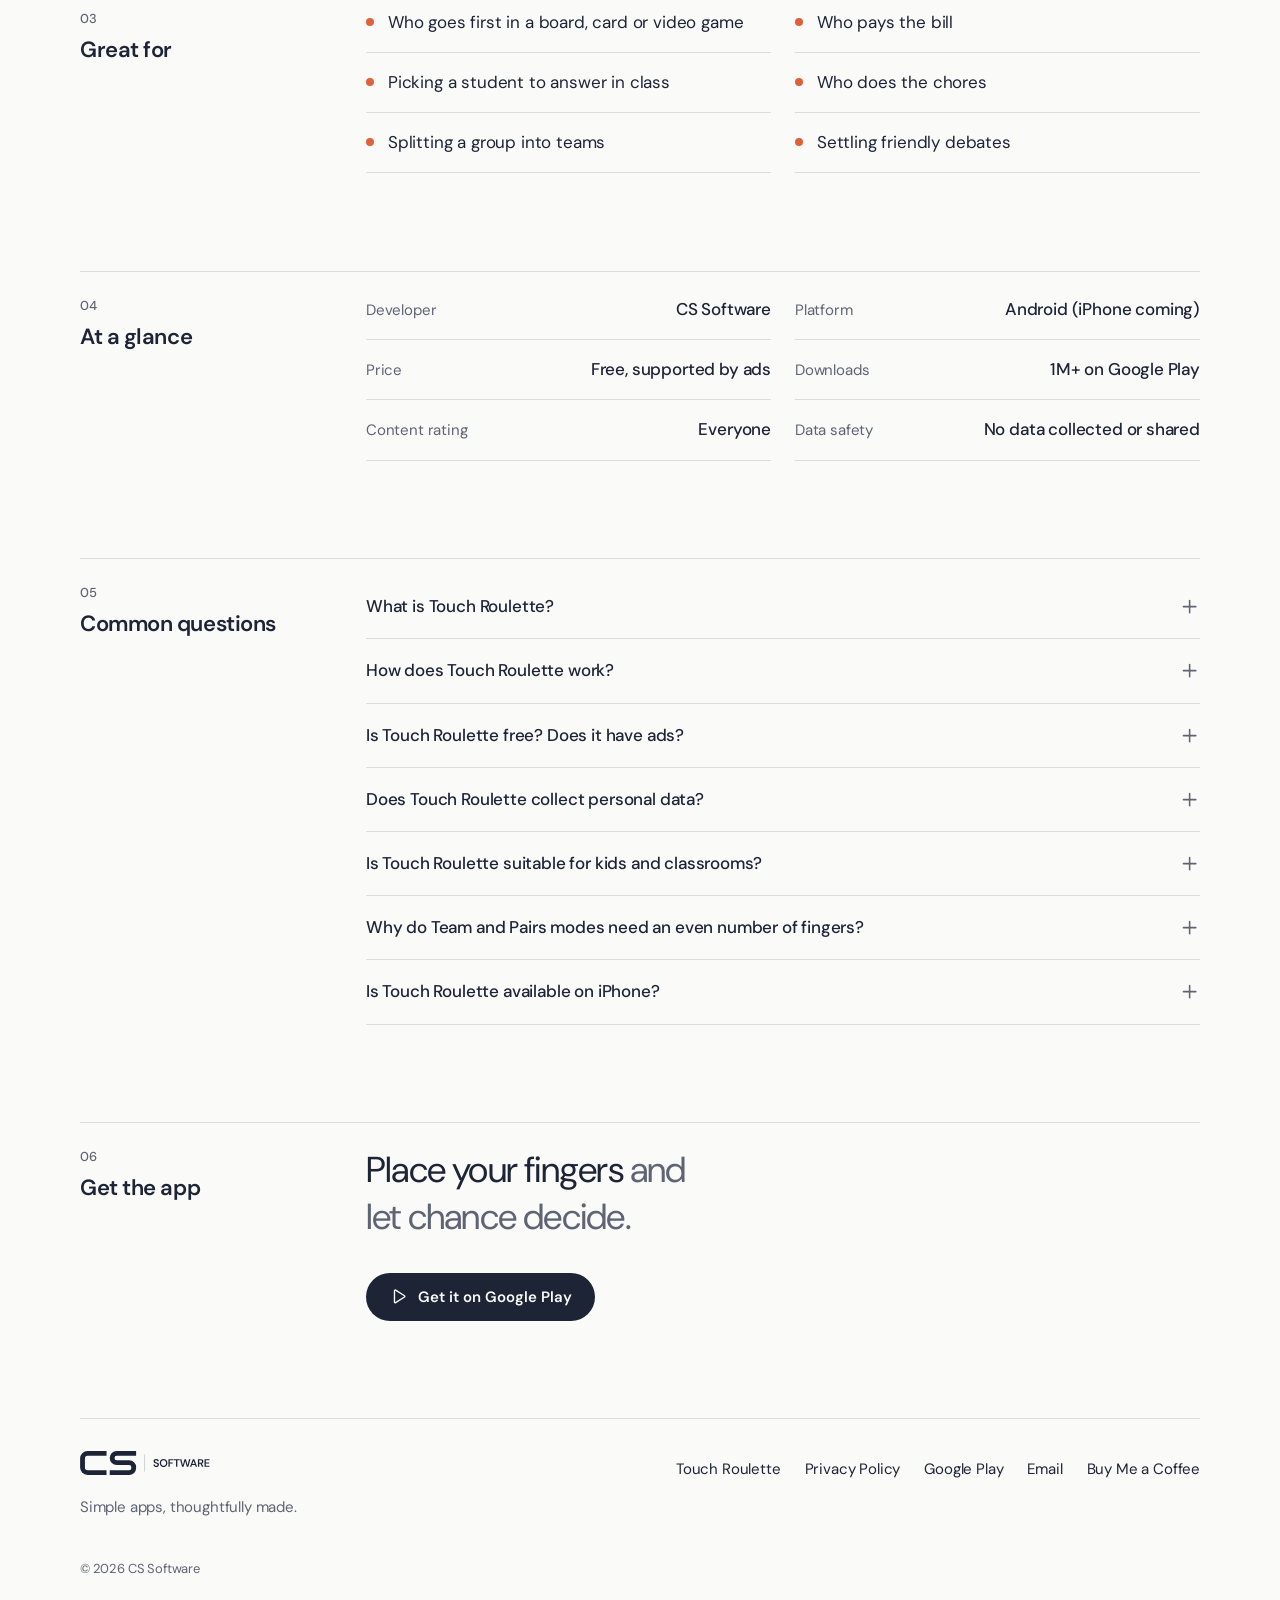
<file: touch-roulette/index.html>
<!doctype html>
<html lang="en">
	<head>
		<meta charset="utf-8" />
		<meta name="viewport" content="width=device-width, initial-scale=1" />
		<title>Touch Roulette — Random Finger Picker for Android</title>
		<meta
			name="description"
			content="A free random finger picker and decision maker for Android. Everyone puts a finger on the screen and Touch Roulette picks one. Four modes, free on Google Play."
		/>
		<meta name="author" content="CS Software" />
		<meta name="robots" content="index, follow, max-image-preview:large" />
		<link rel="canonical" href="https://cs-software-org.github.io/touch-roulette/" />
		<meta name="color-scheme" content="light dark" />
		<meta name="theme-color" content="#FAFAF9" media="(prefers-color-scheme: light)" />
		<meta name="theme-color" content="#111214" media="(prefers-color-scheme: dark)" />

		<!-- Open Graph -->
		<meta property="og:type" content="website" />
		<meta property="og:site_name" content="CS Software" />
		<meta property="og:url" content="https://cs-software-org.github.io/touch-roulette/" />
		<meta property="og:title" content="Touch Roulette — Random Finger Picker for Android" />
		<meta
			property="og:description"
			content="A free random finger picker and decision maker for Android. Everyone puts a finger on the screen and Touch Roulette picks one. Four modes, free on Google Play."
		/>
		<meta property="og:image" content="https://cs-software-org.github.io/assets/og/touch-roulette.png" />
		<meta property="og:image:width" content="1200" />
		<meta property="og:image:height" content="630" />
		<meta property="og:image:alt" content="Touch Roulette — random finger picker for Android." />
		<meta property="og:locale" content="en_US" />
		<!-- Twitter Card -->
		<meta name="twitter:card" content="summary_large_image" />
		<meta name="twitter:title" content="Touch Roulette — Random Finger Picker for Android" />
		<meta
			name="twitter:description"
			content="A free random finger picker and decision maker for Android. Everyone puts a finger on the screen and Touch Roulette picks one. Four modes, free on Google Play."
		/>
		<meta name="twitter:image" content="https://cs-software-org.github.io/assets/og/touch-roulette.png" />

		<link rel="icon" href="/favicon.ico" sizes="32x32" />
		<link rel="icon" href="/favicon.svg" type="image/svg+xml" />
		<link rel="apple-touch-icon" href="/apple-touch-icon.png" />
		<link rel="manifest" href="/site.webmanifest" />

		<link rel="preconnect" href="https://fonts.googleapis.com" />
		<link rel="preconnect" href="https://fonts.gstatic.com" crossorigin />
		<link
			rel="stylesheet"
			href="https://fonts.googleapis.com/css2?family=DM+Sans:opsz,wght@9..40,400..700&display=swap"
		/>
		<link rel="stylesheet" href="/assets/site.css" />

		<script
			async
			src="https://pagead2.googlesyndication.com/pagead/js/adsbygoogle.js?client=ca-pub-9681394771171590"
			crossorigin="anonymous"
		></script>

		<!-- Google tag (gtag.js) -->
		<script
			async
			src="https://www.googletagmanager.com/gtag/js?id=G-Q80ZW6TWPV"
		></script>
		<script>
			window.dataLayer = window.dataLayer || [];
			function gtag() {
				dataLayer.push(arguments);
			}
			gtag("js", new Date());

			gtag("config", "G-Q80ZW6TWPV");
		</script>

		<script type="application/ld+json">
			{
				"@context": "https://schema.org",
				"@graph": [
					{
						"@type": "Organization",
						"@id": "https://cs-software-org.github.io/#organization",
						"name": "CS Software",
						"alternateName": "CS-Software",
						"url": "https://cs-software-org.github.io/",
						"logo": {
							"@type": "ImageObject",
							"url": "https://cs-software-org.github.io/brand/icons/app-icon-512.png",
							"width": 512,
							"height": 512
						},
						"email": "cssoftware3279@gmail.com",
						"description": "CS Software is an independent, one-person studio that makes simple, focused mobile apps.",
						"sameAs": [
							"https://play.google.com/store/apps/dev?id=5458143026124432912"
						]
					},
					{
						"@type": "WebSite",
						"@id": "https://cs-software-org.github.io/#website",
						"url": "https://cs-software-org.github.io/",
						"name": "CS Software",
						"publisher": { "@id": "https://cs-software-org.github.io/#organization" },
						"inLanguage": "en"
					},
					{
						"@type": "WebPage",
						"@id": "https://cs-software-org.github.io/touch-roulette/#webpage",
						"url": "https://cs-software-org.github.io/touch-roulette/",
						"name": "Touch Roulette — Random Finger Picker for Android",
						"description": "A free random finger picker and decision maker for Android. Everyone puts a finger on the screen and Touch Roulette picks one. Four modes, free on Google Play.",
						"isPartOf": { "@id": "https://cs-software-org.github.io/#website" },
						"about": { "@id": "https://cs-software-org.github.io/touch-roulette/#app" },
						"breadcrumb": { "@id": "https://cs-software-org.github.io/touch-roulette/#breadcrumb" },
						"primaryImageOfPage": "https://cs-software-org.github.io/assets/touch-roulette/classic.webp",
						"inLanguage": "en"
					},
					{
						"@type": "BreadcrumbList",
						"@id": "https://cs-software-org.github.io/touch-roulette/#breadcrumb",
						"itemListElement": [
							{
								"@type": "ListItem",
								"position": 1,
								"name": "Home",
								"item": "https://cs-software-org.github.io/"
							},
							{
								"@type": "ListItem",
								"position": 2,
								"name": "Touch Roulette",
								"item": "https://cs-software-org.github.io/touch-roulette/"
							}
						]
					},
					{
						"@type": "MobileApplication",
						"@id": "https://cs-software-org.github.io/touch-roulette/#app",
						"name": "Touch Roulette",
						"alternateName": "Touch Roulette Decision Maker",
						"url": "https://cs-software-org.github.io/touch-roulette/",
						"description": "Touch Roulette is a random group picker and decision maker for Android. Everyone places a finger on the screen, someone taps Start, and the roulette randomly selects one person. It has four modes: Classic, Team, Pairs and Ranked. Free to download; contains ads.",
						"operatingSystem": "Android",
						"applicationCategory": "UtilitiesApplication",
						"contentRating": "Everyone",
						"isAccessibleForFree": true,
						"offers": { "@type": "Offer", "price": "0", "priceCurrency": "USD" },
						"installUrl": "https://play.google.com/store/apps/details?id=com.gmail.cssoftware3279.Touch_Roulette",
						"sameAs": [
							"https://play.google.com/store/apps/details?id=com.gmail.cssoftware3279.Touch_Roulette"
						],
						"image": "https://cs-software-org.github.io/images/touch_roulette_app_icon.png",
						"screenshot": [
							"https://cs-software-org.github.io/assets/touch-roulette/classic.webp",
							"https://cs-software-org.github.io/assets/touch-roulette/team.webp"
						],
						"featureList": [
							"Classic mode: randomly selects one person from the group",
							"Team mode: splits everyone into two random teams, Red vs Blue",
							"Pairs mode: pairs everyone up at random",
							"Ranked mode: ranks all players from first to last",
							"Multiple players at once on one screen",
							"Dark mode"
						],
						"publisher": { "@id": "https://cs-software-org.github.io/#organization" },
						"author": { "@id": "https://cs-software-org.github.io/#organization" }
					},
					{
						"@type": "FAQPage",
						"@id": "https://cs-software-org.github.io/touch-roulette/#faq",
						"url": "https://cs-software-org.github.io/touch-roulette/",
						"isPartOf": { "@id": "https://cs-software-org.github.io/#website" },
						"mainEntity": [
							{
								"@type": "Question",
								"name": "What is Touch Roulette?",
								"acceptedAnswer": {
									"@type": "Answer",
									"text": "Touch Roulette is a free random finger picker and decision maker for Android, made by CS Software. Everyone places a finger on the screen and the app randomly picks one person. It has been downloaded more than a million times on Google Play."
								}
							},
							{
								"@type": "Question",
								"name": "How does Touch Roulette work?",
								"acceptedAnswer": {
									"@type": "Answer",
									"text": "Everyone who is playing places one finger on the screen. When everyone is ready, tap Start Roulette. The roulette spins and randomly selects one finger. Lift your fingers and tap Reset to play again."
								}
							},
							{
								"@type": "Question",
								"name": "Is Touch Roulette free? Does it have ads?",
								"acceptedAnswer": {
									"@type": "Answer",
									"text": "Touch Roulette is free to download on Google Play and contains ads. There is no subscription and nothing to sign up for."
								}
							},
							{
								"@type": "Question",
								"name": "Does Touch Roulette collect personal data?",
								"acceptedAnswer": {
									"@type": "Answer",
									"text": "No. Touch Roulette's Google Play Data safety section states that the app collects no data and shares no data with third parties."
								}
							},
							{
								"@type": "Question",
								"name": "Is Touch Roulette suitable for kids and classrooms?",
								"acceptedAnswer": {
									"@type": "Answer",
									"text": "Touch Roulette is rated Everyone on Google Play. It works well for picking a student to answer in class, taking turns at family game night, or deciding who does the chores."
								}
							},
							{
								"@type": "Question",
								"name": "Why do Team and Pairs modes need an even number of fingers?",
								"acceptedAnswer": {
									"@type": "Answer",
									"text": "So that everyone can be split evenly: Team mode makes two equal teams, and Pairs mode gives every player a partner."
								}
							},
							{
								"@type": "Question",
								"name": "Is Touch Roulette available on iPhone?",
								"acceptedAnswer": {
									"@type": "Answer",
									"text": "Not yet. Touch Roulette is available for Android on Google Play, and an iPhone version is in the works."
								}
							}
						]
					}
				]
			}
		</script>
	</head>
	<body>
		<a class="skip-link" href="#main">Skip to content</a>

		<!-- Icons: 24px grid, 1.75 stroke, round caps and joins -->
		<svg width="0" height="0" style="position: absolute" aria-hidden="true" focusable="false">
			<symbol id="i-play" viewBox="0 0 24 24">
				<path d="M7 4.9v14.2a1 1 0 0 0 1.52.85l11.3-7.1a1 1 0 0 0 0-1.7L8.52 4.05A1 1 0 0 0 7 4.9Z" />
			</symbol>
			<symbol id="i-plus" viewBox="0 0 24 24"><path d="M12 5v14M5 12h14" /></symbol>
		</svg>

		<header class="site-header">
			<div class="container">
				<div class="site-header__bar">
					<a class="lockup" href="/" aria-label="CS Software, home">
						<svg class="logo" width="162" height="30" viewBox="0 0 323.36 60" aria-hidden="true" focusable="false"><path d="M66 0L18.5 0A18.5 18.5 0 0 0 0 18.5L0 41.5A18.5 18.5 0 0 0 18.5 60L66 60L66 48L18.5 48A6.5 6.5 0 0 1 12 41.5L12 18.5A6.5 6.5 0 0 1 18.5 12L66 12Z"/><path d="M140 0L91.52 0A17.52 17.52 0 0 0 74 17.52L74 17.52A17.52 17.52 0 0 0 91.52 35.04L122.48 35.04A5.52 5.52 0 0 1 128 40.56L128 42.48A5.52 5.52 0 0 1 122.48 48L74 48L74 60L122.48 60A17.52 17.52 0 0 0 140 42.48L140 40.56A17.52 17.52 0 0 0 122.48 23.04L91.52 23.04A5.52 5.52 0 0 1 86 17.52L86 17.52A5.52 5.52 0 0 1 91.52 12L140 12Z"/><rect class="logo__rule" x="160.85" y="8.4" width="1.5" height="43.2"/><path d="M190.36 39.93L190.36 39.93Q188.27 39.93 186.67 39.19Q185.07 38.45 184.15 37.08Q183.23 35.71 183.20 33.81L183.20 33.81L186.68 33.81Q186.71 34.77 187.15 35.53Q187.59 36.28 188.40 36.72Q189.21 37.16 190.36 37.16L190.36 37.16Q191.35 37.16 192.07 36.84Q192.80 36.53 193.20 35.94Q193.60 35.35 193.60 34.55L193.60 34.55Q193.60 33.65 193.16 33.04Q192.72 32.44 191.98 32.04Q191.24 31.65 190.28 31.33Q189.32 31.01 188.25 30.66L188.25 30.66Q186.00 29.89 184.85 28.70Q183.69 27.50 183.69 25.50L183.69 25.50Q183.69 23.83 184.49 22.62Q185.28 21.41 186.74 20.74Q188.19 20.07 190.06 20.07L190.06 20.07Q191.98 20.07 193.42 20.76Q194.86 21.44 195.69 22.66Q196.53 23.88 196.56 25.58L196.56 25.58L193.05 25.58Q193.02 24.87 192.66 24.25Q192.31 23.64 191.63 23.24Q190.96 22.84 190.00 22.84L190.00 22.84Q189.21 22.81 188.55 23.10Q187.89 23.39 187.52 23.92Q187.15 24.46 187.15 25.25L187.15 25.25Q187.15 26.02 187.51 26.53Q187.86 27.04 188.51 27.38Q189.15 27.72 190.03 28.03Q190.91 28.33 191.95 28.68L191.95 28.68Q193.38 29.15 194.54 29.82Q195.71 30.49 196.39 31.56Q197.08 32.63 197.08 34.33L197.08 34.33Q197.08 35.81 196.31 37.09Q195.54 38.37 194.06 39.15Q192.58 39.93 190.36 39.93ZM208.59 39.93L208.59 39.93Q205.76 39.93 203.62 38.68Q201.48 37.43 200.28 35.20Q199.07 32.96 199.07 30L199.07 30Q199.07 27.07 200.28 24.83Q201.48 22.59 203.62 21.33Q205.76 20.07 208.59 20.07L208.59 20.07Q211.44 20.07 213.59 21.33Q215.75 22.59 216.94 24.83Q218.13 27.07 218.13 30L218.13 30Q218.13 32.96 216.94 35.20Q215.75 37.43 213.59 38.68Q211.44 39.93 208.59 39.93ZM208.59 36.97L208.59 36.97Q210.45 36.97 211.85 36.13Q213.25 35.29 214.00 33.73Q214.76 32.17 214.76 30L214.76 30Q214.76 27.83 214.00 26.27Q213.25 24.71 211.85 23.87Q210.45 23.03 208.59 23.03L208.59 23.03Q206.72 23.03 205.34 23.87Q203.95 24.71 203.18 26.27Q202.42 27.83 202.42 30L202.42 30Q202.42 32.17 203.18 33.73Q203.95 35.29 205.34 36.13Q206.72 36.97 208.59 36.97ZM224.07 39.60L220.78 39.60L220.78 20.40L233.04 20.40L233.04 23.06L224.07 23.06L224.07 28.68L231.40 28.68L231.40 31.29L224.07 31.29L224.07 39.60ZM243.10 39.60L239.80 39.60L239.80 23.06L234.15 23.06L234.15 20.40L248.75 20.40L248.75 23.06L243.10 23.06L243.10 39.60ZM258.64 39.60L254.80 39.60L249.67 20.40L253.21 20.40L256.77 35.84L256.77 35.84L260.97 20.40L264.59 20.40L268.65 35.87L268.65 35.87L272.27 20.40L275.78 20.40L270.57 39.60L266.67 39.60L262.72 25.06L262.72 25.06L258.64 39.60ZM278.15 39.60L274.70 39.60L281.75 20.40L285.42 20.40L292.44 39.60L288.96 39.60L283.56 24.24L283.56 24.24L278.15 39.60ZM289.07 35.07L277.85 35.07L278.73 32.47L288.19 32.47L289.07 35.07ZM297.81 39.60L294.52 39.60L294.52 20.40L301.40 20.40Q303.71 20.40 305.19 21.18Q306.67 21.96 307.39 23.27Q308.12 24.57 308.12 26.21L308.12 26.21Q308.12 27.75 307.41 29.07Q306.70 30.38 305.19 31.18Q303.68 31.97 301.35 31.97L301.35 31.97L297.81 31.97L297.81 39.60ZM308.31 39.60L304.53 39.60L300.50 31.12L304.09 31.12L308.31 39.60ZM297.81 23.14L297.81 29.53L301.18 29.53Q303.02 29.53 303.88 28.64Q304.75 27.75 304.75 26.30L304.75 26.30Q304.75 24.87 303.90 24.01Q303.05 23.14 301.18 23.14L301.18 23.14L297.81 23.14ZM323.36 39.60L310.96 39.60L310.96 20.40L323.36 20.40L323.36 23.06L314.25 23.06L314.25 28.57L322.54 28.57L322.54 31.18L314.25 31.18L314.25 36.94L323.36 36.94L323.36 39.60Z"/></svg>
					</a>
					<nav class="nav" aria-label="Main">
						<ul>
							<li><a href="/#apps">Apps</a></li>
							<li><a href="/#about">About</a></li>
							<li><a href="/#contact">Contact</a></li>
						</ul>
						<a class="nav__support" href="https://buymeacoffee.com/carlossantana" rel="noopener">Buy Me a Coffee</a>
					</nav>
				</div>
			</div>
		</header>

		<main id="main">
			<section class="page-hero" aria-labelledby="app-title">
				<div class="container">
					<nav class="crumbs" aria-label="Breadcrumb">
						<ol>
							<li><a href="/">Home</a></li>
							<li><span aria-current="page">Touch Roulette</span></li>
						</ol>
					</nav>

					<div class="app-hero">
						<div class="app-hero__text">
							<img
								class="app-icon"
								src="/assets/touch-roulette/icon.webp"
								width="256"
								height="256"
								alt="Touch Roulette app icon"
							/>
							<h1 id="app-title">Touch Roulette<span class="stop">.</span></h1>
							<p class="lede">
								Touch Roulette is a free random finger picker for Android&nbsp;— a quick, fair way to decide
								who goes first. Everyone places a finger on the screen, someone taps Start, and the roulette
								picks one person.
							</p>
							<ul class="chips">
								<li>Android</li>
								<li>Free</li>
								<li>1M+ downloads</li>
								<li>Rated Everyone</li>
							</ul>
							<div class="actions">
								<a
									class="btn btn--primary"
									href="https://play.google.com/store/apps/details?id=com.gmail.cssoftware3279.Touch_Roulette"
									rel="noopener"
								>
									<svg class="icon" aria-hidden="true"><use href="#i-play" /></svg>
									Get it on Google Play
								</a>
							</div>
							<p class="soon">
								<span class="touch-dot touch-dot--ring" aria-hidden="true"></span>Coming to iPhone.
							</p>
						</div>

						<div class="app-hero__figure">
							<div class="plate duo">
								<figure>
									<div class="device device--sm">
										<img
											src="/assets/touch-roulette/classic.webp"
											width="540"
											height="1200"
											fetchpriority="high"
											alt="Classic mode: four coloured circles, one under each player’s finger, waiting for the roulette to start."
										/>
									</div>
									<figcaption><b>Classic.</b> One will be picked.</figcaption>
								</figure>
								<figure>
									<div class="device device--sm">
										<img
											src="/assets/touch-roulette/team.webp"
											width="540"
											height="1200"
											alt="Team mode: six fingers split into Team Red (players 2, 6 and 4) and Team Blue (players 5, 1 and 3)."
										/>
									</div>
									<figcaption><b>Team.</b> Red vs Blue, at random.</figcaption>
								</figure>
							</div>
						</div>
					</div>
				</div>
			</section>

			<section class="section" id="how-it-works" aria-labelledby="how-title">
				<div class="container">
					<div class="section__grid">
						<div class="rail">
							<span class="rail__num" aria-hidden="true">01</span>
							<h2 class="rail__title" id="how-title">How it works</h2>
						</div>
						<div class="section__body">
							<ol class="steps">
								<li>
									<h3>Fingers down</h3>
									<p>Everyone who’s playing places one finger on the screen. Each finger gets its own coloured circle.</p>
								</li>
								<li>
									<h3>Tap Start</h3>
									<p>When everyone is ready, tap Start Roulette and let the wheel spin.</p>
								</li>
								<li>
									<h3>One is picked</h3>
									<p>The roulette selects a finger at random. Lift your fingers and tap Reset to play again.</p>
								</li>
							</ol>
						</div>
					</div>
				</div>
			</section>

			<section class="section" id="modes" aria-labelledby="modes-title">
				<div class="container">
					<div class="section__grid">
						<div class="rail">
							<span class="rail__num" aria-hidden="true">02</span>
							<h2 class="rail__title" id="modes-title">Four ways to play</h2>
						</div>
						<div class="section__body">
							<ul class="modes modes--wide">
								<li class="mode">
									<svg viewBox="0 0 48 28" aria-hidden="true">
										<circle cx="6" cy="14" r="4" /><circle cx="18" cy="14" r="4" />
										<circle class="pick" cx="30" cy="14" r="4" /><circle cx="42" cy="14" r="4" />
									</svg>
									<h3>Classic</h3>
									<p>Randomly selects one person from the group.</p>
								</li>
								<li class="mode">
									<svg viewBox="0 0 48 28" aria-hidden="true">
										<circle class="fill" cx="6" cy="14" r="4" /><circle class="fill" cx="16" cy="14" r="4" />
										<path d="M24 5v18" />
										<circle cx="32" cy="14" r="4" /><circle cx="42" cy="14" r="4" />
									</svg>
									<h3>Team</h3>
									<p>Splits everyone into two random teams, Red vs Blue.</p>
								</li>
								<li class="mode">
									<svg viewBox="0 0 48 28" aria-hidden="true">
										<circle cx="8" cy="14" r="4" /><circle cx="14" cy="14" r="4" />
										<circle cx="34" cy="14" r="4" /><circle cx="40" cy="14" r="4" />
									</svg>
									<h3>Pairs</h3>
									<p>Pairs everyone up with a random partner.</p>
								</li>
								<li class="mode">
									<svg viewBox="0 0 48 28" aria-hidden="true">
										<path d="M3 25h42" /><path d="M8 25v-9h10v9M18 25V12h12v13M30 25v-6h10v6" />
										<circle class="pick" cx="24" cy="5.5" r="3" />
									</svg>
									<h3>Ranked</h3>
									<p>Ranks every player from first to last.</p>
								</li>
							</ul>
							<p class="footnote">Team and Pairs need an even number of fingers.</p>
						</div>
					</div>
				</div>
			</section>

			<section class="section" id="uses" aria-labelledby="uses-title">
				<div class="container">
					<div class="section__grid">
						<div class="rail">
							<span class="rail__num" aria-hidden="true">03</span>
							<h2 class="rail__title" id="uses-title">Great for</h2>
						</div>
						<div class="section__body">
							<ul class="uses">
								<li><span class="touch-dot" aria-hidden="true"></span>Who goes first in a board, card or video game</li>
								<li><span class="touch-dot" aria-hidden="true"></span>Who pays the bill</li>
								<li><span class="touch-dot" aria-hidden="true"></span>Picking a student to answer in class</li>
								<li><span class="touch-dot" aria-hidden="true"></span>Who does the chores</li>
								<li><span class="touch-dot" aria-hidden="true"></span>Splitting a group into teams</li>
								<li><span class="touch-dot" aria-hidden="true"></span>Settling friendly debates</li>
							</ul>
						</div>
					</div>
				</div>
			</section>

			<section class="section" id="details" aria-labelledby="details-title">
				<div class="container">
					<div class="section__grid">
						<div class="rail">
							<span class="rail__num" aria-hidden="true">04</span>
							<h2 class="rail__title" id="details-title">At a glance</h2>
						</div>
						<div class="section__body">
							<dl class="specs">
								<div><dt>Developer</dt><dd>CS Software</dd></div>
								<div><dt>Platform</dt><dd>Android (iPhone coming)</dd></div>
								<div><dt>Price</dt><dd>Free, supported by ads</dd></div>
								<div><dt>Downloads</dt><dd>1M+ on Google Play</dd></div>
								<div><dt>Content rating</dt><dd>Everyone</dd></div>
								<div><dt>Data safety</dt><dd>No data collected or shared</dd></div>
							</dl>
						</div>
					</div>
				</div>
			</section>

			<section class="section" id="faq" aria-labelledby="faq-title">
				<div class="container">
					<div class="section__grid">
						<div class="rail">
							<span class="rail__num" aria-hidden="true">05</span>
							<h2 class="rail__title" id="faq-title">Common questions</h2>
						</div>
						<div class="section__body">
							<div class="faq">
								<details>
									<summary>
										What is Touch Roulette?
										<svg class="icon" aria-hidden="true"><use href="#i-plus" /></svg>
									</summary>
									<p>
										Touch Roulette is a free random finger picker and decision maker for Android, made by
										<a href="/">CS Software</a>. Everyone places a finger on the screen and the app randomly
										picks one person. It has been downloaded more than a million times on Google Play.
									</p>
								</details>
								<details>
									<summary>
										How does Touch Roulette work?
										<svg class="icon" aria-hidden="true"><use href="#i-plus" /></svg>
									</summary>
									<p>
										Everyone who is playing places one finger on the screen. When everyone is ready, tap Start
										Roulette. The roulette spins and randomly selects one finger. Lift your fingers and tap Reset
										to play again.
									</p>
								</details>
								<details>
									<summary>
										Is Touch Roulette free? Does it have ads?
										<svg class="icon" aria-hidden="true"><use href="#i-plus" /></svg>
									</summary>
									<p>
										Touch Roulette is free to download on Google Play and contains ads. There is no subscription
										and nothing to sign up for.
									</p>
								</details>
								<details>
									<summary>
										Does Touch Roulette collect personal data?
										<svg class="icon" aria-hidden="true"><use href="#i-plus" /></svg>
									</summary>
									<p>
										No. Touch Roulette’s Google Play Data safety section states that the app collects no data
										and shares no data with third parties. See our <a href="/privacy.html">Privacy Policy</a>.
									</p>
								</details>
								<details>
									<summary>
										Is Touch Roulette suitable for kids and classrooms?
										<svg class="icon" aria-hidden="true"><use href="#i-plus" /></svg>
									</summary>
									<p>
										Touch Roulette is rated Everyone on Google Play. It works well for picking a student to
										answer in class, taking turns at family game night, or deciding who does the chores.
									</p>
								</details>
								<details>
									<summary>
										Why do Team and Pairs modes need an even number of fingers?
										<svg class="icon" aria-hidden="true"><use href="#i-plus" /></svg>
									</summary>
									<p>
										So that everyone can be split evenly: Team mode makes two equal teams, and Pairs mode gives
										every player a partner.
									</p>
								</details>
								<details>
									<summary>
										Is Touch Roulette available on iPhone?
										<svg class="icon" aria-hidden="true"><use href="#i-plus" /></svg>
									</summary>
									<p>
										Not yet. Touch Roulette is available for Android on Google Play, and an iPhone version is in
										the works.
									</p>
								</details>
							</div>
						</div>
					</div>
				</div>
			</section>

			<section class="section closing" aria-labelledby="closing-title">
				<div class="container">
					<div class="section__grid">
						<div class="rail">
							<span class="rail__num" aria-hidden="true">06</span>
							<h2 class="rail__title" id="closing-title">Get the app</h2>
						</div>
						<div class="section__body">
							<p class="statement">
								Place your fingers
								<span class="statement__quiet">and let chance decide.</span>
							</p>
							<div class="actions">
								<a
									class="btn btn--primary"
									href="https://play.google.com/store/apps/details?id=com.gmail.cssoftware3279.Touch_Roulette"
									rel="noopener"
								>
									<svg class="icon" aria-hidden="true"><use href="#i-play" /></svg>
									Get it on Google Play
								</a>
							</div>
						</div>
					</div>
				</div>
			</section>
		</main>

		<footer class="site-footer">
			<div class="container">
				<div class="site-footer__grid">
					<div>
						<a class="lockup" href="/" aria-label="CS Software, home">
							<svg class="logo" width="162" height="30" viewBox="0 0 323.36 60" aria-hidden="true" focusable="false"><path d="M66 0L18.5 0A18.5 18.5 0 0 0 0 18.5L0 41.5A18.5 18.5 0 0 0 18.5 60L66 60L66 48L18.5 48A6.5 6.5 0 0 1 12 41.5L12 18.5A6.5 6.5 0 0 1 18.5 12L66 12Z"/><path d="M140 0L91.52 0A17.52 17.52 0 0 0 74 17.52L74 17.52A17.52 17.52 0 0 0 91.52 35.04L122.48 35.04A5.52 5.52 0 0 1 128 40.56L128 42.48A5.52 5.52 0 0 1 122.48 48L74 48L74 60L122.48 60A17.52 17.52 0 0 0 140 42.48L140 40.56A17.52 17.52 0 0 0 122.48 23.04L91.52 23.04A5.52 5.52 0 0 1 86 17.52L86 17.52A5.52 5.52 0 0 1 91.52 12L140 12Z"/><rect class="logo__rule" x="160.85" y="8.4" width="1.5" height="43.2"/><path d="M190.36 39.93L190.36 39.93Q188.27 39.93 186.67 39.19Q185.07 38.45 184.15 37.08Q183.23 35.71 183.20 33.81L183.20 33.81L186.68 33.81Q186.71 34.77 187.15 35.53Q187.59 36.28 188.40 36.72Q189.21 37.16 190.36 37.16L190.36 37.16Q191.35 37.16 192.07 36.84Q192.80 36.53 193.20 35.94Q193.60 35.35 193.60 34.55L193.60 34.55Q193.60 33.65 193.16 33.04Q192.72 32.44 191.98 32.04Q191.24 31.65 190.28 31.33Q189.32 31.01 188.25 30.66L188.25 30.66Q186.00 29.89 184.85 28.70Q183.69 27.50 183.69 25.50L183.69 25.50Q183.69 23.83 184.49 22.62Q185.28 21.41 186.74 20.74Q188.19 20.07 190.06 20.07L190.06 20.07Q191.98 20.07 193.42 20.76Q194.86 21.44 195.69 22.66Q196.53 23.88 196.56 25.58L196.56 25.58L193.05 25.58Q193.02 24.87 192.66 24.25Q192.31 23.64 191.63 23.24Q190.96 22.84 190.00 22.84L190.00 22.84Q189.21 22.81 188.55 23.10Q187.89 23.39 187.52 23.92Q187.15 24.46 187.15 25.25L187.15 25.25Q187.15 26.02 187.51 26.53Q187.86 27.04 188.51 27.38Q189.15 27.72 190.03 28.03Q190.91 28.33 191.95 28.68L191.95 28.68Q193.38 29.15 194.54 29.82Q195.71 30.49 196.39 31.56Q197.08 32.63 197.08 34.33L197.08 34.33Q197.08 35.81 196.31 37.09Q195.54 38.37 194.06 39.15Q192.58 39.93 190.36 39.93ZM208.59 39.93L208.59 39.93Q205.76 39.93 203.62 38.68Q201.48 37.43 200.28 35.20Q199.07 32.96 199.07 30L199.07 30Q199.07 27.07 200.28 24.83Q201.48 22.59 203.62 21.33Q205.76 20.07 208.59 20.07L208.59 20.07Q211.44 20.07 213.59 21.33Q215.75 22.59 216.94 24.83Q218.13 27.07 218.13 30L218.13 30Q218.13 32.96 216.94 35.20Q215.75 37.43 213.59 38.68Q211.44 39.93 208.59 39.93ZM208.59 36.97L208.59 36.97Q210.45 36.97 211.85 36.13Q213.25 35.29 214.00 33.73Q214.76 32.17 214.76 30L214.76 30Q214.76 27.83 214.00 26.27Q213.25 24.71 211.85 23.87Q210.45 23.03 208.59 23.03L208.59 23.03Q206.72 23.03 205.34 23.87Q203.95 24.71 203.18 26.27Q202.42 27.83 202.42 30L202.42 30Q202.42 32.17 203.18 33.73Q203.95 35.29 205.34 36.13Q206.72 36.97 208.59 36.97ZM224.07 39.60L220.78 39.60L220.78 20.40L233.04 20.40L233.04 23.06L224.07 23.06L224.07 28.68L231.40 28.68L231.40 31.29L224.07 31.29L224.07 39.60ZM243.10 39.60L239.80 39.60L239.80 23.06L234.15 23.06L234.15 20.40L248.75 20.40L248.75 23.06L243.10 23.06L243.10 39.60ZM258.64 39.60L254.80 39.60L249.67 20.40L253.21 20.40L256.77 35.84L256.77 35.84L260.97 20.40L264.59 20.40L268.65 35.87L268.65 35.87L272.27 20.40L275.78 20.40L270.57 39.60L266.67 39.60L262.72 25.06L262.72 25.06L258.64 39.60ZM278.15 39.60L274.70 39.60L281.75 20.40L285.42 20.40L292.44 39.60L288.96 39.60L283.56 24.24L283.56 24.24L278.15 39.60ZM289.07 35.07L277.85 35.07L278.73 32.47L288.19 32.47L289.07 35.07ZM297.81 39.60L294.52 39.60L294.52 20.40L301.40 20.40Q303.71 20.40 305.19 21.18Q306.67 21.96 307.39 23.27Q308.12 24.57 308.12 26.21L308.12 26.21Q308.12 27.75 307.41 29.07Q306.70 30.38 305.19 31.18Q303.68 31.97 301.35 31.97L301.35 31.97L297.81 31.97L297.81 39.60ZM308.31 39.60L304.53 39.60L300.50 31.12L304.09 31.12L308.31 39.60ZM297.81 23.14L297.81 29.53L301.18 29.53Q303.02 29.53 303.88 28.64Q304.75 27.75 304.75 26.30L304.75 26.30Q304.75 24.87 303.90 24.01Q303.05 23.14 301.18 23.14L301.18 23.14L297.81 23.14ZM323.36 39.60L310.96 39.60L310.96 20.40L323.36 20.40L323.36 23.06L314.25 23.06L314.25 28.57L322.54 28.57L322.54 31.18L314.25 31.18L314.25 36.94L323.36 36.94L323.36 39.60Z"/></svg>
						</a>
						<p class="site-footer__tagline">Simple apps, thoughtfully made.</p>
					</div>
					<nav aria-label="Footer">
						<ul>
							<li><a href="/touch-roulette/" aria-current="page">Touch Roulette</a></li>
							<li><a href="/privacy.html">Privacy Policy</a></li>
							<li>
								<a href="https://play.google.com/store/apps/dev?id=5458143026124432912" rel="noopener">Google Play</a>
							</li>
							<li><a href="mailto:cssoftware3279@gmail.com">Email</a></li>
							<li><a href="https://buymeacoffee.com/carlossantana" rel="noopener">Buy Me a Coffee</a></li>
						</ul>
					</nav>
					<p class="site-footer__copy">© 2026 CS Software</p>
				</div>
			</div>
		</footer>
	</body>
</html>
</file>
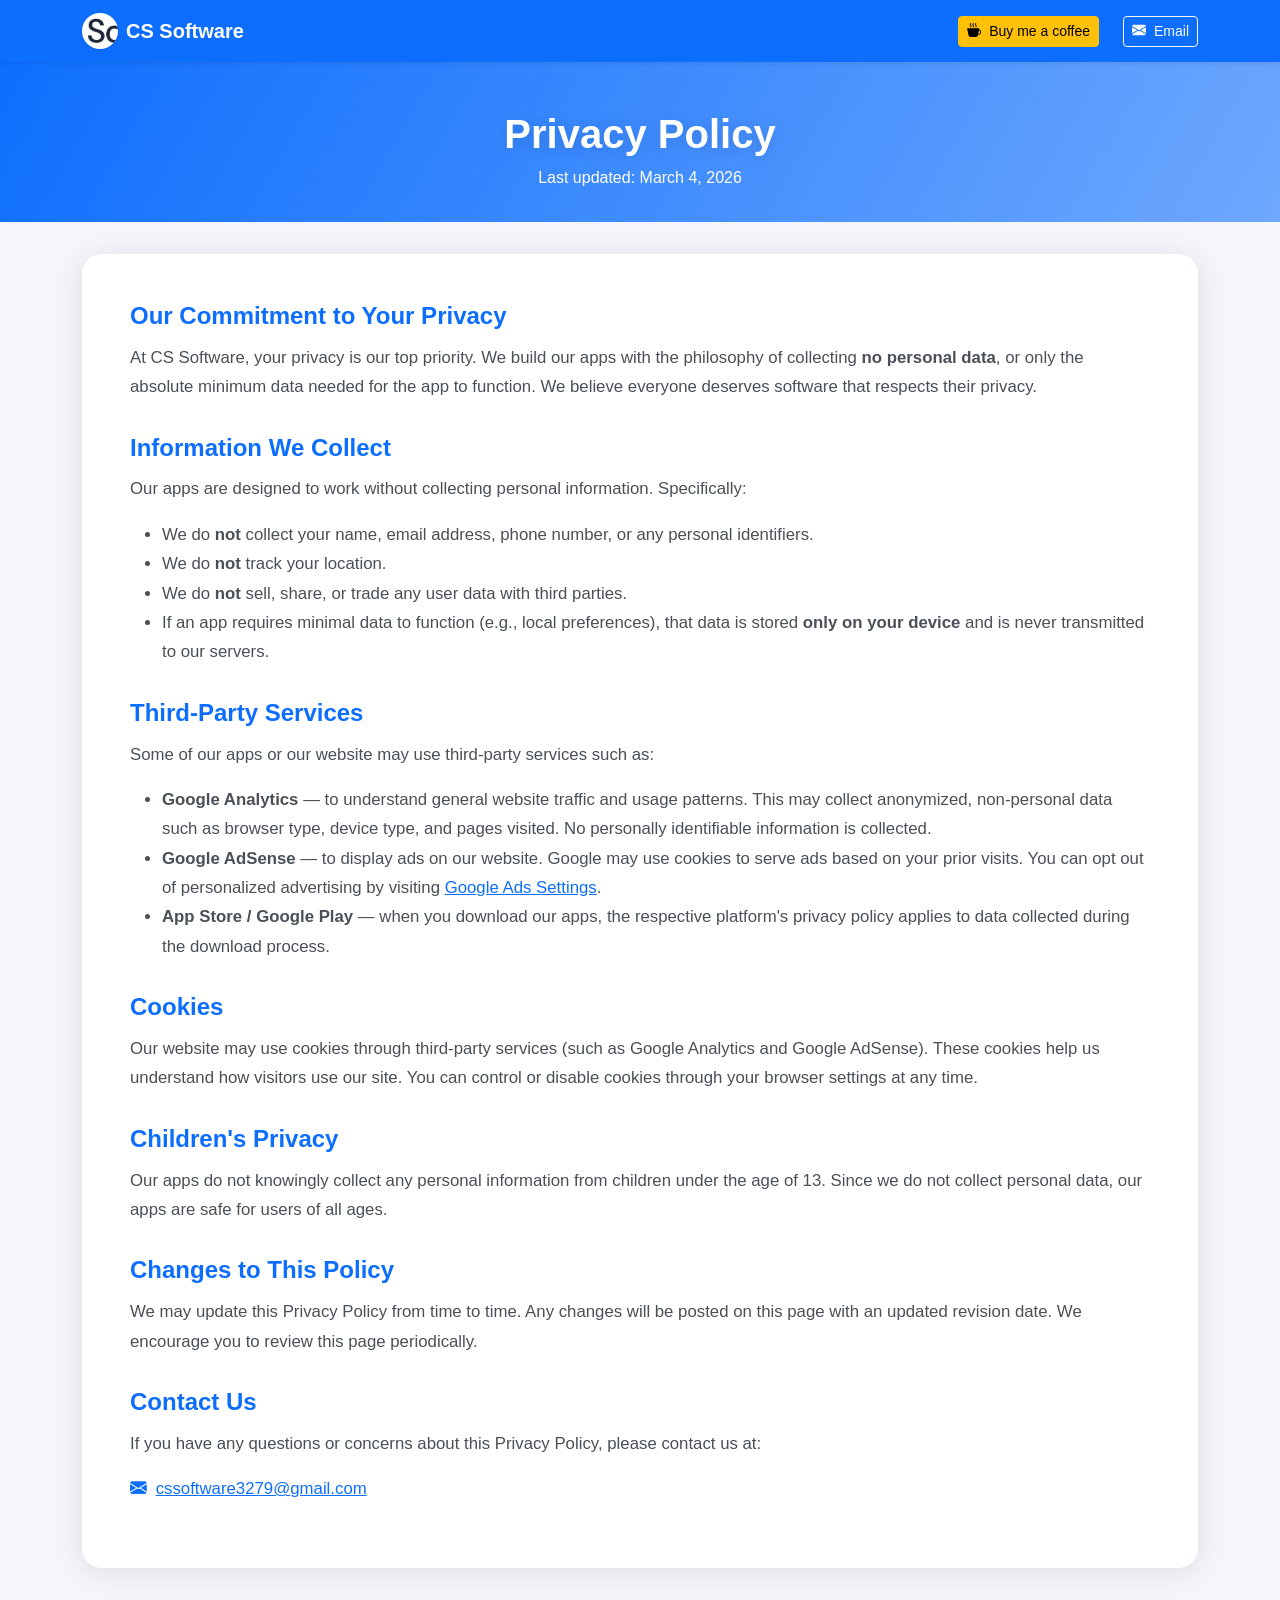
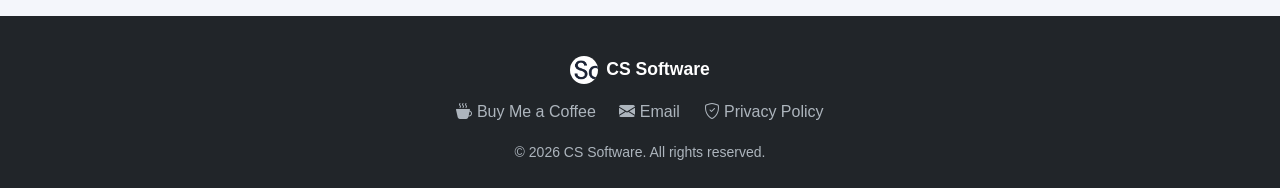
<file: privacy-policy.html>
<!doctype html>
<html lang="en">
	<head>
		<meta charset="utf-8" />
		<meta name="viewport" content="width=device-width, initial-scale=1" />
		<title>Privacy Policy | CS Software</title>
		<meta
			name="description"
			content="CS Software Privacy Policy - Learn how we protect your data and respect your privacy."
		/>
		<meta name="author" content="CS Software" />
		<link rel="icon" href="images/touch-roulette-v1-icon.avif" />
		<link
			href="https://cdn.jsdelivr.net/npm/bootstrap@5.3.2/dist/css/bootstrap.min.css"
			rel="stylesheet"
			crossorigin="anonymous"
		/>
		<link
			href="https://cdn.jsdelivr.net/npm/bootstrap-icons@1.11.3/font/bootstrap-icons.css"
			rel="stylesheet"
		/>
		<script
			async
			src="https://pagead2.googlesyndication.com/pagead/js/adsbygoogle.js?client=ca-pub-9681394771171590"
			crossorigin="anonymous"
		></script>
		<style>
			body {
				background: #f4f6fb;
				font-family: "Inter", "Segoe UI", Arial, sans-serif;
			}
			.policy-section {
				background: #fff;
				border-radius: 1.25rem;
				box-shadow: 0 4px 32px rgba(0, 0, 0, 0.1);
				padding: 3rem;
				margin-top: 2rem;
				margin-bottom: 3rem;
			}
			.policy-section h2 {
				font-size: 1.5rem;
				font-weight: 700;
				color: #0d6efd;
				margin-top: 2rem;
				margin-bottom: 0.75rem;
			}
			.policy-section h2:first-of-type {
				margin-top: 0;
			}
			.policy-section p,
			.policy-section li {
				font-size: 1.05rem;
				color: #495057;
				line-height: 1.75;
			}
			.policy-header {
				background: linear-gradient(120deg, #0d6efd 0%, #6ea8fe 100%);
				color: #fff;
				padding: 3rem 0 2rem 0;
				text-align: center;
			}
			.policy-header h1 {
				font-size: 2.5rem;
				font-weight: 800;
				text-shadow: 0 2px 16px rgba(0, 0, 0, 0.13);
			}
			.footer {
				background: #212529;
				color: #adb5bd;
				padding: 2.5rem 0 1.5rem 0;
			}
			.footer a {
				text-decoration: none;
				font-weight: 500;
				color: #adb5bd;
				margin: 0 0.6rem;
				transition: color 0.18s;
			}
			.footer a:hover {
				color: #fff;
				text-decoration: none;
			}
			.footer .footer-brand {
				font-weight: 700;
				color: #fff;
				font-size: 1.1rem;
			}
			@media (max-width: 767px) {
				.policy-section {
					padding: 1.5rem;
				}
				.policy-header h1 {
					font-size: 1.8rem;
				}
			}
		</style>

		<!-- Google tag (gtag.js) -->
		<script
			async
			src="https://www.googletagmanager.com/gtag/js?id=G-Q80ZW6TWPV"
		></script>
		<script>
			window.dataLayer = window.dataLayer || [];
			function gtag() {
				dataLayer.push(arguments);
			}
			gtag("js", new Date());

			gtag("config", "G-Q80ZW6TWPV");
		</script>
	</head>
	<body>
		<header>
			<nav class="navbar navbar-expand-lg navbar-dark bg-primary shadow-sm">
				<div class="container">
					<a
						class="navbar-brand fw-bold d-flex align-items-center"
						href="index.html"
					>
						<img
							src="images/cs_software_logo.png"
							alt="CS Software Logo"
							width="36"
							height="36"
							class="me-2 rounded-circle shadow-sm"
							style="background: #fff; object-fit: cover"
						/>
						CS Software
					</a>
					<div class="d-flex align-items-center gap-3">
						<a
							href="https://buymeacoffee.com/carlossantana"
							class="btn btn-warning btn-sm me-2"
							target="_blank"
							rel="noopener"
						>
							<i class="bi bi-cup-hot-fill me-1"></i> Buy me a coffee
						</a>
						<a
							href="mailto:cssoftware3279@gmail.com"
							class="btn btn-outline-light btn-sm"
						>
							<i class="bi bi-envelope-fill me-1"></i> Email
						</a>
					</div>
				</div>
			</nav>
		</header>

		<section class="policy-header">
			<div class="container">
				<h1>Privacy Policy</h1>
				<p class="mb-0">Last updated: March 4, 2026</p>
			</div>
		</section>

		<main class="container">
			<div class="policy-section">
				<h2>Our Commitment to Your Privacy</h2>
				<p>
					At CS Software, your privacy is our top priority. We build our apps
					with the philosophy of collecting <strong>no personal data</strong>,
					or only the absolute minimum data needed for the app to function. We
					believe everyone deserves software that respects their privacy.
				</p>

				<h2>Information We Collect</h2>
				<p>
					Our apps are designed to work without collecting personal information.
					Specifically:
				</p>
				<ul>
					<li>
						We do <strong>not</strong> collect your name, email address, phone
						number, or any personal identifiers.
					</li>
					<li>We do <strong>not</strong> track your location.</li>
					<li>
						We do <strong>not</strong> sell, share, or trade any user data with
						third parties.
					</li>
					<li>
						If an app requires minimal data to function (e.g., local
						preferences), that data is stored
						<strong>only on your device</strong> and is never transmitted to our
						servers.
					</li>
				</ul>

				<h2>Third-Party Services</h2>
				<p>
					Some of our apps or our website may use third-party services such as:
				</p>
				<ul>
					<li>
						<strong>Google Analytics</strong> &mdash; to understand general
						website traffic and usage patterns. This may collect anonymized,
						non-personal data such as browser type, device type, and pages
						visited. No personally identifiable information is collected.
					</li>
					<li>
						<strong>Google AdSense</strong> &mdash; to display ads on our
						website. Google may use cookies to serve ads based on your prior
						visits. You can opt out of personalized advertising by visiting
						<a
							href="https://www.google.com/settings/ads"
							target="_blank"
							rel="noopener"
							>Google Ads Settings</a
						>.
					</li>
					<li>
						<strong>App Store / Google Play</strong> &mdash; when you download
						our apps, the respective platform's privacy policy applies to data
						collected during the download process.
					</li>
				</ul>

				<h2>Cookies</h2>
				<p>
					Our website may use cookies through third-party services (such as
					Google Analytics and Google AdSense). These cookies help us understand
					how visitors use our site. You can control or disable cookies through
					your browser settings at any time.
				</p>

				<h2>Children's Privacy</h2>
				<p>
					Our apps do not knowingly collect any personal information from
					children under the age of 13. Since we do not collect personal data,
					our apps are safe for users of all ages.
				</p>

				<h2>Changes to This Policy</h2>
				<p>
					We may update this Privacy Policy from time to time. Any changes will
					be posted on this page with an updated revision date. We encourage you
					to review this page periodically.
				</p>

				<h2>Contact Us</h2>
				<p>
					If you have any questions or concerns about this Privacy Policy,
					please contact us at:
				</p>
				<p>
					<i class="bi bi-envelope-fill text-primary me-1"></i>
					<a href="mailto:cssoftware3279@gmail.com">cssoftware3279@gmail.com</a>
				</p>
			</div>
		</main>

		<footer class="footer text-center">
			<div class="container">
				<div class="footer-brand mb-3">
					<img
						src="images/cs_software_logo.png"
						alt="CS Software"
						width="28"
						height="28"
						class="me-2 rounded-circle"
						style="background: #fff; object-fit: cover; vertical-align: middle"
					/>CS Software
				</div>
				<div class="mb-3">
					<a
						href="https://buymeacoffee.com/carlossantana"
						target="_blank"
						rel="noopener"
					>
						<i class="bi bi-cup-hot-fill"></i> Buy Me a Coffee
					</a>
					<a href="mailto:cssoftware3279@gmail.com">
						<i class="bi bi-envelope-fill"></i> Email
					</a>
					<a href="privacy-policy.html">
						<i class="bi bi-shield-check"></i> Privacy Policy
					</a>
				</div>
				<small>&copy; 2026 CS Software. All rights reserved.</small>
			</div>
		</footer>

		<script
			src="https://cdn.jsdelivr.net/npm/bootstrap@5.3.2/dist/js/bootstrap.bundle.min.js"
			crossorigin="anonymous"
		></script>
	</body>
</html>
</file>
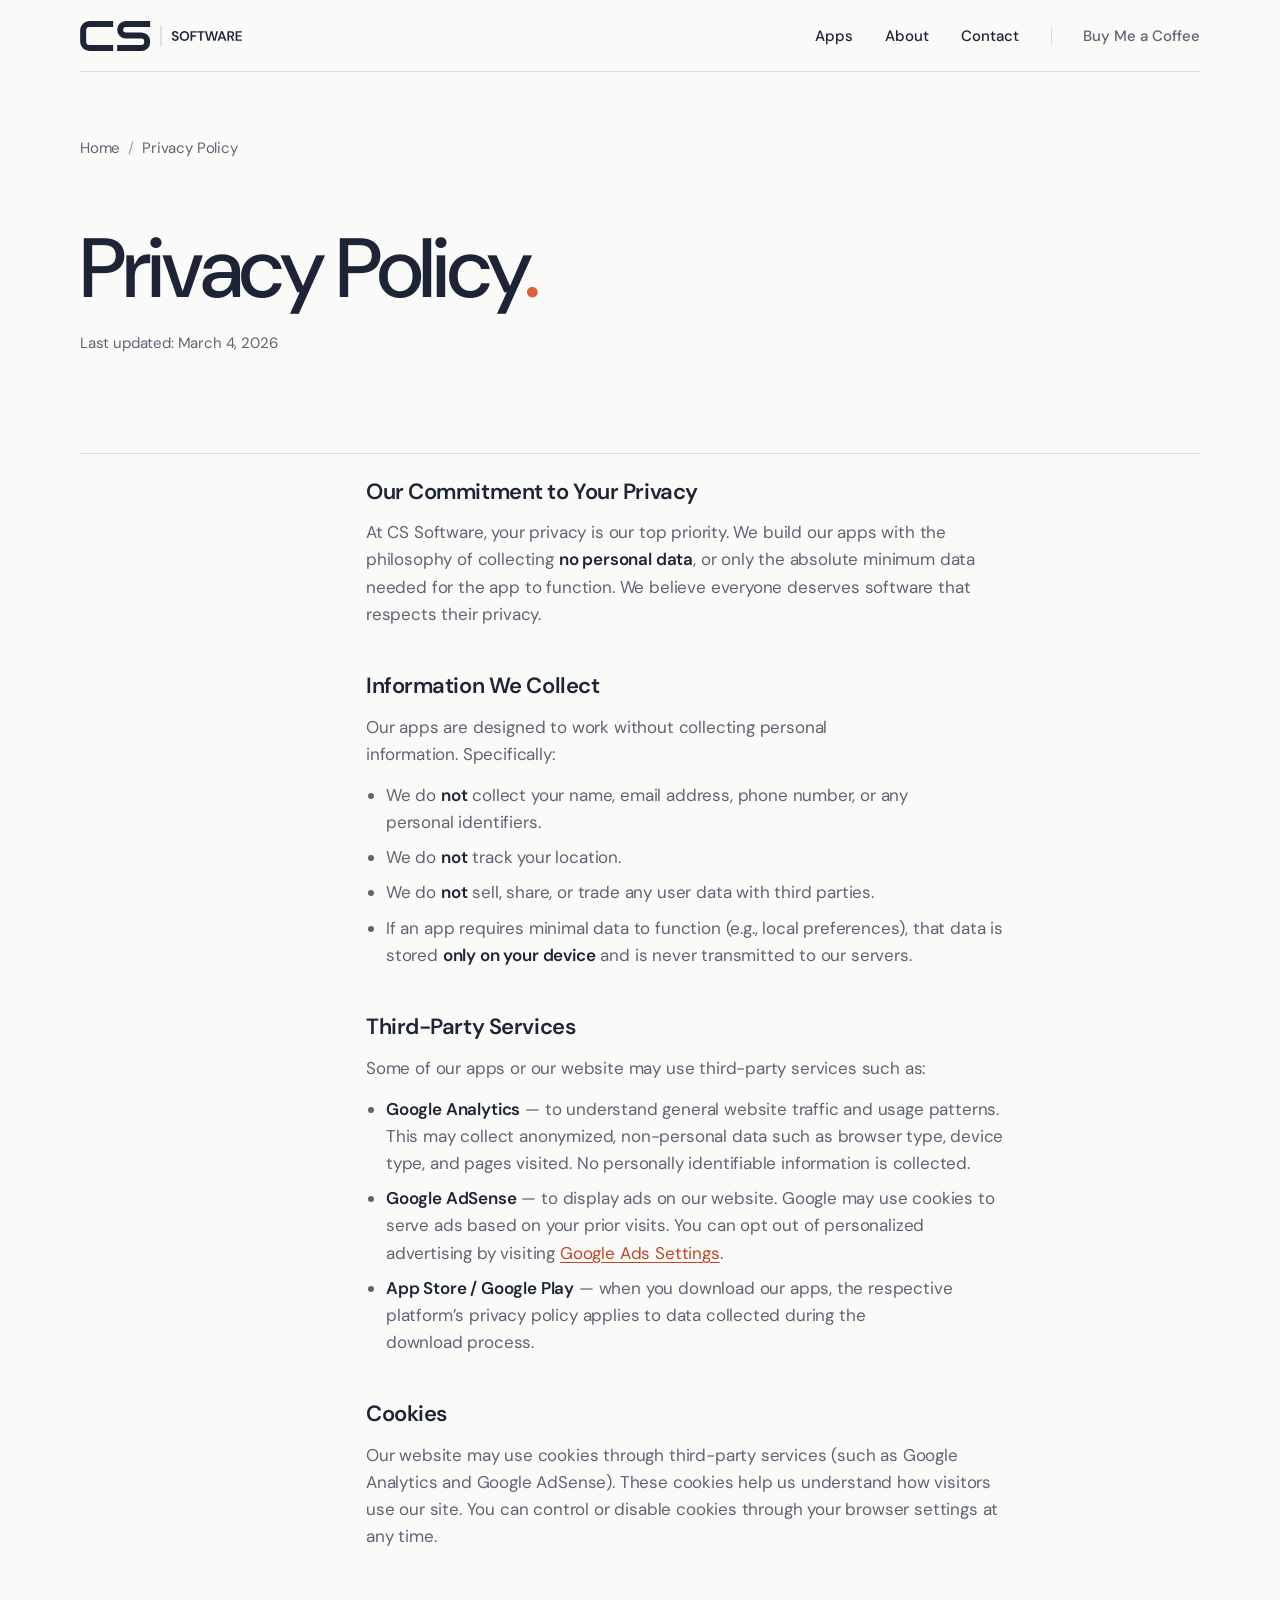
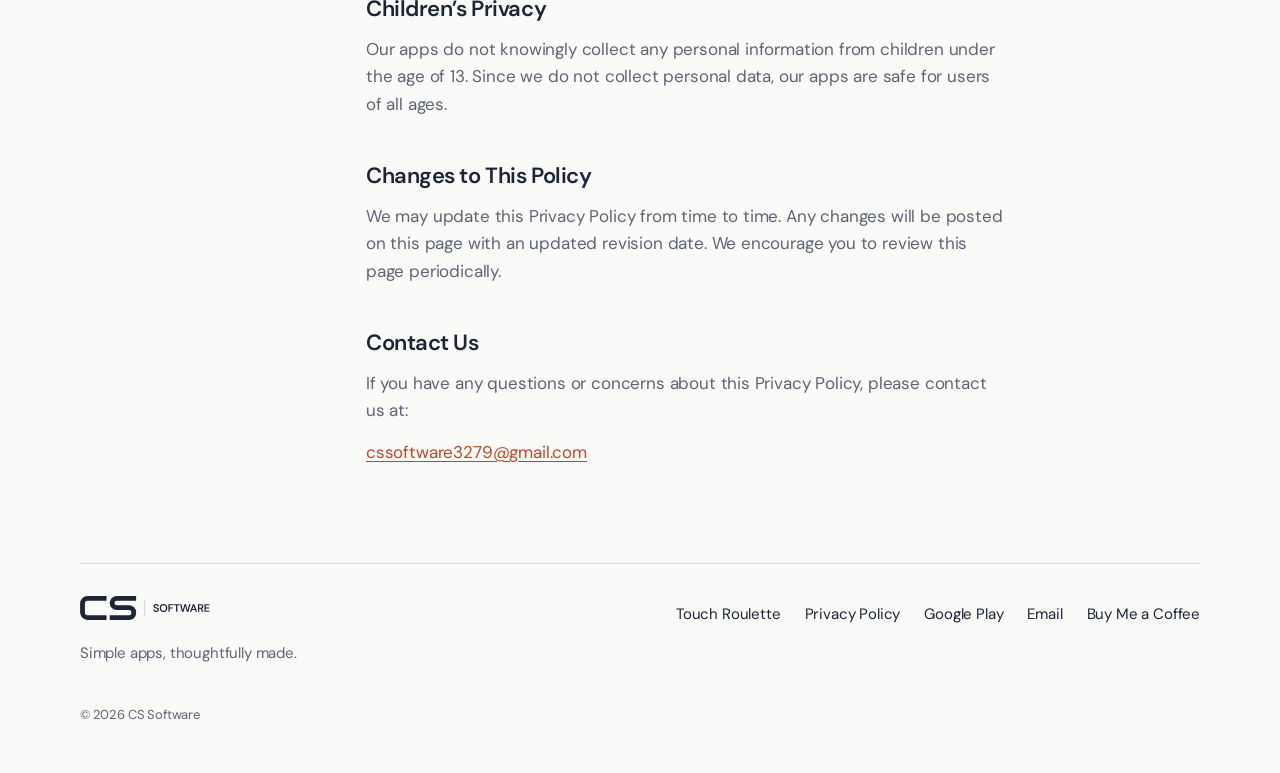
<file: privacy.html>
<!doctype html>
<html lang="en">
	<head>
		<meta charset="utf-8" />
		<meta name="viewport" content="width=device-width, initial-scale=1" />
		<title>Privacy Policy | CS Software</title>
		<meta
			name="description"
			content="How CS Software's apps and website handle your data. Our apps are designed to work without collecting personal information."
		/>
		<meta name="author" content="CS Software" />
		<meta name="robots" content="index, follow" />
		<link rel="canonical" href="https://cs-software-org.github.io/privacy.html" />
		<meta name="color-scheme" content="light dark" />
		<meta name="theme-color" content="#FAFAF9" media="(prefers-color-scheme: light)" />
		<meta name="theme-color" content="#111214" media="(prefers-color-scheme: dark)" />

		<!-- Open Graph -->
		<meta property="og:type" content="website" />
		<meta property="og:site_name" content="CS Software" />
		<meta property="og:url" content="https://cs-software-org.github.io/privacy.html" />
		<meta property="og:title" content="Privacy Policy | CS Software" />
		<meta
			property="og:description"
			content="How CS Software's apps and website handle your data. Our apps are designed to work without collecting personal information."
		/>
		<meta property="og:image" content="https://cs-software-org.github.io/assets/og/home.png" />
		<meta property="og:image:width" content="1200" />
		<meta property="og:image:height" content="630" />
		<meta name="twitter:card" content="summary_large_image" />

		<link rel="icon" href="/favicon.ico" sizes="32x32" />
		<link rel="icon" href="/favicon.svg" type="image/svg+xml" />
		<link rel="apple-touch-icon" href="/apple-touch-icon.png" />
		<link rel="manifest" href="/site.webmanifest" />

		<link rel="preconnect" href="https://fonts.googleapis.com" />
		<link rel="preconnect" href="https://fonts.gstatic.com" crossorigin />
		<link
			rel="stylesheet"
			href="https://fonts.googleapis.com/css2?family=DM+Sans:opsz,wght@9..40,400..700&display=swap"
		/>
		<link rel="stylesheet" href="/assets/site.css" />

		<script
			async
			src="https://pagead2.googlesyndication.com/pagead/js/adsbygoogle.js?client=ca-pub-9681394771171590"
			crossorigin="anonymous"
		></script>

		<!-- Google tag (gtag.js) -->
		<script
			async
			src="https://www.googletagmanager.com/gtag/js?id=G-Q80ZW6TWPV"
		></script>
		<script>
			window.dataLayer = window.dataLayer || [];
			function gtag() {
				dataLayer.push(arguments);
			}
			gtag("js", new Date());

			gtag("config", "G-Q80ZW6TWPV");
		</script>

		<script type="application/ld+json">
			{
				"@context": "https://schema.org",
				"@graph": [
					{
						"@type": "Organization",
						"@id": "https://cs-software-org.github.io/#organization",
						"name": "CS Software",
						"alternateName": "CS-Software",
						"url": "https://cs-software-org.github.io/",
						"logo": {
							"@type": "ImageObject",
							"url": "https://cs-software-org.github.io/brand/icons/app-icon-512.png",
							"width": 512,
							"height": 512
						},
						"email": "cssoftware3279@gmail.com",
						"description": "CS Software is an independent, one-person studio that makes simple, focused mobile apps.",
						"sameAs": [
							"https://play.google.com/store/apps/dev?id=5458143026124432912"
						]
					},
					{
						"@type": "WebSite",
						"@id": "https://cs-software-org.github.io/#website",
						"url": "https://cs-software-org.github.io/",
						"name": "CS Software",
						"publisher": { "@id": "https://cs-software-org.github.io/#organization" },
						"inLanguage": "en"
					},
					{
						"@type": "WebPage",
						"@id": "https://cs-software-org.github.io/privacy.html#webpage",
						"url": "https://cs-software-org.github.io/privacy.html",
						"name": "Privacy Policy | CS Software",
						"description": "How CS Software's apps and website handle your data. Our apps are designed to work without collecting personal information.",
						"isPartOf": { "@id": "https://cs-software-org.github.io/#website" },
						"publisher": { "@id": "https://cs-software-org.github.io/#organization" },
						"breadcrumb": { "@id": "https://cs-software-org.github.io/privacy.html#breadcrumb" },
						"dateModified": "2026-03-04",
						"inLanguage": "en"
					},
					{
						"@type": "BreadcrumbList",
						"@id": "https://cs-software-org.github.io/privacy.html#breadcrumb",
						"itemListElement": [
							{
								"@type": "ListItem",
								"position": 1,
								"name": "Home",
								"item": "https://cs-software-org.github.io/"
							},
							{
								"@type": "ListItem",
								"position": 2,
								"name": "Privacy Policy",
								"item": "https://cs-software-org.github.io/privacy.html"
							}
						]
					}
				]
			}
		</script>
	</head>
	<body>
		<a class="skip-link" href="#main">Skip to content</a>

		<header class="site-header">
			<div class="container">
				<div class="site-header__bar">
					<a class="lockup" href="/" aria-label="CS Software, home">
						<svg class="logo" width="162" height="30" viewBox="0 0 323.36 60" aria-hidden="true" focusable="false"><path d="M66 0L18.5 0A18.5 18.5 0 0 0 0 18.5L0 41.5A18.5 18.5 0 0 0 18.5 60L66 60L66 48L18.5 48A6.5 6.5 0 0 1 12 41.5L12 18.5A6.5 6.5 0 0 1 18.5 12L66 12Z"/><path d="M140 0L91.52 0A17.52 17.52 0 0 0 74 17.52L74 17.52A17.52 17.52 0 0 0 91.52 35.04L122.48 35.04A5.52 5.52 0 0 1 128 40.56L128 42.48A5.52 5.52 0 0 1 122.48 48L74 48L74 60L122.48 60A17.52 17.52 0 0 0 140 42.48L140 40.56A17.52 17.52 0 0 0 122.48 23.04L91.52 23.04A5.52 5.52 0 0 1 86 17.52L86 17.52A5.52 5.52 0 0 1 91.52 12L140 12Z"/><rect class="logo__rule" x="160.85" y="8.4" width="1.5" height="43.2"/><path d="M190.36 39.93L190.36 39.93Q188.27 39.93 186.67 39.19Q185.07 38.45 184.15 37.08Q183.23 35.71 183.20 33.81L183.20 33.81L186.68 33.81Q186.71 34.77 187.15 35.53Q187.59 36.28 188.40 36.72Q189.21 37.16 190.36 37.16L190.36 37.16Q191.35 37.16 192.07 36.84Q192.80 36.53 193.20 35.94Q193.60 35.35 193.60 34.55L193.60 34.55Q193.60 33.65 193.16 33.04Q192.72 32.44 191.98 32.04Q191.24 31.65 190.28 31.33Q189.32 31.01 188.25 30.66L188.25 30.66Q186.00 29.89 184.85 28.70Q183.69 27.50 183.69 25.50L183.69 25.50Q183.69 23.83 184.49 22.62Q185.28 21.41 186.74 20.74Q188.19 20.07 190.06 20.07L190.06 20.07Q191.98 20.07 193.42 20.76Q194.86 21.44 195.69 22.66Q196.53 23.88 196.56 25.58L196.56 25.58L193.05 25.58Q193.02 24.87 192.66 24.25Q192.31 23.64 191.63 23.24Q190.96 22.84 190.00 22.84L190.00 22.84Q189.21 22.81 188.55 23.10Q187.89 23.39 187.52 23.92Q187.15 24.46 187.15 25.25L187.15 25.25Q187.15 26.02 187.51 26.53Q187.86 27.04 188.51 27.38Q189.15 27.72 190.03 28.03Q190.91 28.33 191.95 28.68L191.95 28.68Q193.38 29.15 194.54 29.82Q195.71 30.49 196.39 31.56Q197.08 32.63 197.08 34.33L197.08 34.33Q197.08 35.81 196.31 37.09Q195.54 38.37 194.06 39.15Q192.58 39.93 190.36 39.93ZM208.59 39.93L208.59 39.93Q205.76 39.93 203.62 38.68Q201.48 37.43 200.28 35.20Q199.07 32.96 199.07 30L199.07 30Q199.07 27.07 200.28 24.83Q201.48 22.59 203.62 21.33Q205.76 20.07 208.59 20.07L208.59 20.07Q211.44 20.07 213.59 21.33Q215.75 22.59 216.94 24.83Q218.13 27.07 218.13 30L218.13 30Q218.13 32.96 216.94 35.20Q215.75 37.43 213.59 38.68Q211.44 39.93 208.59 39.93ZM208.59 36.97L208.59 36.97Q210.45 36.97 211.85 36.13Q213.25 35.29 214.00 33.73Q214.76 32.17 214.76 30L214.76 30Q214.76 27.83 214.00 26.27Q213.25 24.71 211.85 23.87Q210.45 23.03 208.59 23.03L208.59 23.03Q206.72 23.03 205.34 23.87Q203.95 24.71 203.18 26.27Q202.42 27.83 202.42 30L202.42 30Q202.42 32.17 203.18 33.73Q203.95 35.29 205.34 36.13Q206.72 36.97 208.59 36.97ZM224.07 39.60L220.78 39.60L220.78 20.40L233.04 20.40L233.04 23.06L224.07 23.06L224.07 28.68L231.40 28.68L231.40 31.29L224.07 31.29L224.07 39.60ZM243.10 39.60L239.80 39.60L239.80 23.06L234.15 23.06L234.15 20.40L248.75 20.40L248.75 23.06L243.10 23.06L243.10 39.60ZM258.64 39.60L254.80 39.60L249.67 20.40L253.21 20.40L256.77 35.84L256.77 35.84L260.97 20.40L264.59 20.40L268.65 35.87L268.65 35.87L272.27 20.40L275.78 20.40L270.57 39.60L266.67 39.60L262.72 25.06L262.72 25.06L258.64 39.60ZM278.15 39.60L274.70 39.60L281.75 20.40L285.42 20.40L292.44 39.60L288.96 39.60L283.56 24.24L283.56 24.24L278.15 39.60ZM289.07 35.07L277.85 35.07L278.73 32.47L288.19 32.47L289.07 35.07ZM297.81 39.60L294.52 39.60L294.52 20.40L301.40 20.40Q303.71 20.40 305.19 21.18Q306.67 21.96 307.39 23.27Q308.12 24.57 308.12 26.21L308.12 26.21Q308.12 27.75 307.41 29.07Q306.70 30.38 305.19 31.18Q303.68 31.97 301.35 31.97L301.35 31.97L297.81 31.97L297.81 39.60ZM308.31 39.60L304.53 39.60L300.50 31.12L304.09 31.12L308.31 39.60ZM297.81 23.14L297.81 29.53L301.18 29.53Q303.02 29.53 303.88 28.64Q304.75 27.75 304.75 26.30L304.75 26.30Q304.75 24.87 303.90 24.01Q303.05 23.14 301.18 23.14L301.18 23.14L297.81 23.14ZM323.36 39.60L310.96 39.60L310.96 20.40L323.36 20.40L323.36 23.06L314.25 23.06L314.25 28.57L322.54 28.57L322.54 31.18L314.25 31.18L314.25 36.94L323.36 36.94L323.36 39.60Z"/></svg>
					</a>
					<nav class="nav" aria-label="Main">
						<ul>
							<li><a href="/#apps">Apps</a></li>
							<li><a href="/#about">About</a></li>
							<li><a href="/#contact">Contact</a></li>
						</ul>
						<a class="nav__support" href="https://buymeacoffee.com/carlossantana" rel="noopener">Buy Me a Coffee</a>
					</nav>
				</div>
			</div>
		</header>

		<main id="main">
			<section class="page-hero" aria-labelledby="policy-title">
				<div class="container">
					<nav class="crumbs" aria-label="Breadcrumb">
						<ol>
							<li><a href="/">Home</a></li>
							<li><span aria-current="page">Privacy Policy</span></li>
						</ol>
					</nav>
					<h1 class="doc-title" id="policy-title">Privacy Policy<span class="stop">.</span></h1>
					<p class="doc-updated">Last updated: <time datetime="2026-03-04">March 4, 2026</time></p>
				</div>
			</section>

			<section class="section">
				<div class="container">
					<div class="section__grid">
						<div class="section__body doc">
							<h2>Our Commitment to Your Privacy</h2>
							<p>
								At CS Software, your privacy is our top priority. We build our apps with the philosophy of
								collecting <strong>no personal data</strong>, or only the absolute minimum data needed for the
								app to function. We believe everyone deserves software that respects their privacy.
							</p>

							<h2>Information We Collect</h2>
							<p>Our apps are designed to work without collecting personal information. Specifically:</p>
							<ul>
								<li>
									We do <strong>not</strong> collect your name, email address, phone number, or any personal
									identifiers.
								</li>
								<li>We do <strong>not</strong> track your location.</li>
								<li>We do <strong>not</strong> sell, share, or trade any user data with third parties.</li>
								<li>
									If an app requires minimal data to function (e.g., local preferences), that data is stored
									<strong>only on your device</strong> and is never transmitted to our servers.
								</li>
							</ul>

							<h2>Third-Party Services</h2>
							<p>Some of our apps or our website may use third-party services such as:</p>
							<ul>
								<li>
									<strong>Google Analytics</strong>&nbsp;— to understand general website traffic and usage
									patterns. This may collect anonymized, non-personal data such as browser type, device type,
									and pages visited. No personally identifiable information is collected.
								</li>
								<li>
									<strong>Google AdSense</strong>&nbsp;— to display ads on our website. Google may use cookies
									to serve ads based on your prior visits. You can opt out of personalized advertising by
									visiting <a href="https://www.google.com/settings/ads" rel="noopener">Google Ads Settings</a>.
								</li>
								<li>
									<strong>App Store / Google Play</strong>&nbsp;— when you download our apps, the respective
									platform’s privacy policy applies to data collected during the download process.
								</li>
							</ul>

							<h2>Cookies</h2>
							<p>
								Our website may use cookies through third-party services (such as Google Analytics and Google
								AdSense). These cookies help us understand how visitors use our site. You can control or disable
								cookies through your browser settings at any time.
							</p>

							<h2>Children’s Privacy</h2>
							<p>
								Our apps do not knowingly collect any personal information from children under the age of 13.
								Since we do not collect personal data, our apps are safe for users of all ages.
							</p>

							<h2>Changes to This Policy</h2>
							<p>
								We may update this Privacy Policy from time to time. Any changes will be posted on this page with
								an updated revision date. We encourage you to review this page periodically.
							</p>

							<h2>Contact Us</h2>
							<p>If you have any questions or concerns about this Privacy Policy, please contact us at:</p>
							<p><a href="mailto:cssoftware3279@gmail.com">cssoftware3279@gmail.com</a></p>
						</div>
					</div>
				</div>
			</section>
		</main>

		<footer class="site-footer">
			<div class="container">
				<div class="site-footer__grid">
					<div>
						<a class="lockup" href="/" aria-label="CS Software, home">
							<svg class="logo" width="162" height="30" viewBox="0 0 323.36 60" aria-hidden="true" focusable="false"><path d="M66 0L18.5 0A18.5 18.5 0 0 0 0 18.5L0 41.5A18.5 18.5 0 0 0 18.5 60L66 60L66 48L18.5 48A6.5 6.5 0 0 1 12 41.5L12 18.5A6.5 6.5 0 0 1 18.5 12L66 12Z"/><path d="M140 0L91.52 0A17.52 17.52 0 0 0 74 17.52L74 17.52A17.52 17.52 0 0 0 91.52 35.04L122.48 35.04A5.52 5.52 0 0 1 128 40.56L128 42.48A5.52 5.52 0 0 1 122.48 48L74 48L74 60L122.48 60A17.52 17.52 0 0 0 140 42.48L140 40.56A17.52 17.52 0 0 0 122.48 23.04L91.52 23.04A5.52 5.52 0 0 1 86 17.52L86 17.52A5.52 5.52 0 0 1 91.52 12L140 12Z"/><rect class="logo__rule" x="160.85" y="8.4" width="1.5" height="43.2"/><path d="M190.36 39.93L190.36 39.93Q188.27 39.93 186.67 39.19Q185.07 38.45 184.15 37.08Q183.23 35.71 183.20 33.81L183.20 33.81L186.68 33.81Q186.71 34.77 187.15 35.53Q187.59 36.28 188.40 36.72Q189.21 37.16 190.36 37.16L190.36 37.16Q191.35 37.16 192.07 36.84Q192.80 36.53 193.20 35.94Q193.60 35.35 193.60 34.55L193.60 34.55Q193.60 33.65 193.16 33.04Q192.72 32.44 191.98 32.04Q191.24 31.65 190.28 31.33Q189.32 31.01 188.25 30.66L188.25 30.66Q186.00 29.89 184.85 28.70Q183.69 27.50 183.69 25.50L183.69 25.50Q183.69 23.83 184.49 22.62Q185.28 21.41 186.74 20.74Q188.19 20.07 190.06 20.07L190.06 20.07Q191.98 20.07 193.42 20.76Q194.86 21.44 195.69 22.66Q196.53 23.88 196.56 25.58L196.56 25.58L193.05 25.58Q193.02 24.87 192.66 24.25Q192.31 23.64 191.63 23.24Q190.96 22.84 190.00 22.84L190.00 22.84Q189.21 22.81 188.55 23.10Q187.89 23.39 187.52 23.92Q187.15 24.46 187.15 25.25L187.15 25.25Q187.15 26.02 187.51 26.53Q187.86 27.04 188.51 27.38Q189.15 27.72 190.03 28.03Q190.91 28.33 191.95 28.68L191.95 28.68Q193.38 29.15 194.54 29.82Q195.71 30.49 196.39 31.56Q197.08 32.63 197.08 34.33L197.08 34.33Q197.08 35.81 196.31 37.09Q195.54 38.37 194.06 39.15Q192.58 39.93 190.36 39.93ZM208.59 39.93L208.59 39.93Q205.76 39.93 203.62 38.68Q201.48 37.43 200.28 35.20Q199.07 32.96 199.07 30L199.07 30Q199.07 27.07 200.28 24.83Q201.48 22.59 203.62 21.33Q205.76 20.07 208.59 20.07L208.59 20.07Q211.44 20.07 213.59 21.33Q215.75 22.59 216.94 24.83Q218.13 27.07 218.13 30L218.13 30Q218.13 32.96 216.94 35.20Q215.75 37.43 213.59 38.68Q211.44 39.93 208.59 39.93ZM208.59 36.97L208.59 36.97Q210.45 36.97 211.85 36.13Q213.25 35.29 214.00 33.73Q214.76 32.17 214.76 30L214.76 30Q214.76 27.83 214.00 26.27Q213.25 24.71 211.85 23.87Q210.45 23.03 208.59 23.03L208.59 23.03Q206.72 23.03 205.34 23.87Q203.95 24.71 203.18 26.27Q202.42 27.83 202.42 30L202.42 30Q202.42 32.17 203.18 33.73Q203.95 35.29 205.34 36.13Q206.72 36.97 208.59 36.97ZM224.07 39.60L220.78 39.60L220.78 20.40L233.04 20.40L233.04 23.06L224.07 23.06L224.07 28.68L231.40 28.68L231.40 31.29L224.07 31.29L224.07 39.60ZM243.10 39.60L239.80 39.60L239.80 23.06L234.15 23.06L234.15 20.40L248.75 20.40L248.75 23.06L243.10 23.06L243.10 39.60ZM258.64 39.60L254.80 39.60L249.67 20.40L253.21 20.40L256.77 35.84L256.77 35.84L260.97 20.40L264.59 20.40L268.65 35.87L268.65 35.87L272.27 20.40L275.78 20.40L270.57 39.60L266.67 39.60L262.72 25.06L262.72 25.06L258.64 39.60ZM278.15 39.60L274.70 39.60L281.75 20.40L285.42 20.40L292.44 39.60L288.96 39.60L283.56 24.24L283.56 24.24L278.15 39.60ZM289.07 35.07L277.85 35.07L278.73 32.47L288.19 32.47L289.07 35.07ZM297.81 39.60L294.52 39.60L294.52 20.40L301.40 20.40Q303.71 20.40 305.19 21.18Q306.67 21.96 307.39 23.27Q308.12 24.57 308.12 26.21L308.12 26.21Q308.12 27.75 307.41 29.07Q306.70 30.38 305.19 31.18Q303.68 31.97 301.35 31.97L301.35 31.97L297.81 31.97L297.81 39.60ZM308.31 39.60L304.53 39.60L300.50 31.12L304.09 31.12L308.31 39.60ZM297.81 23.14L297.81 29.53L301.18 29.53Q303.02 29.53 303.88 28.64Q304.75 27.75 304.75 26.30L304.75 26.30Q304.75 24.87 303.90 24.01Q303.05 23.14 301.18 23.14L301.18 23.14L297.81 23.14ZM323.36 39.60L310.96 39.60L310.96 20.40L323.36 20.40L323.36 23.06L314.25 23.06L314.25 28.57L322.54 28.57L322.54 31.18L314.25 31.18L314.25 36.94L323.36 36.94L323.36 39.60Z"/></svg>
						</a>
						<p class="site-footer__tagline">Simple apps, thoughtfully made.</p>
					</div>
					<nav aria-label="Footer">
						<ul>
							<li><a href="/touch-roulette/">Touch Roulette</a></li>
							<li><a href="/privacy.html" aria-current="page">Privacy Policy</a></li>
							<li>
								<a href="https://play.google.com/store/apps/dev?id=5458143026124432912" rel="noopener">Google Play</a>
							</li>
							<li><a href="mailto:cssoftware3279@gmail.com">Email</a></li>
							<li><a href="https://buymeacoffee.com/carlossantana" rel="noopener">Buy Me a Coffee</a></li>
						</ul>
					</nav>
					<p class="site-footer__copy">© 2026 CS Software</p>
				</div>
			</div>
		</footer>
	</body>
</html>
</file>
<file: assets/site.css>
/* ==========================================================================
   CS Software — site styles
   1. Tokens  2. Base  3. Layout  4. Components  5. Header & footer
   6. Home  7. App page  8. Documents  9. Utilities
   Brand: Ink #1C2436 · Touch #E1603A (the only colour) · Bone #F4F1EA
          Paper #FAFAF9 · Night #111214 · DM Sans
   ========================================================================== */

/* 1. Tokens --------------------------------------------------------------- */
:root {
	color-scheme: light;

	--ink: #1c2436;
	--ink-muted: #5e6474;
	--accent: #e1603a;
	--accent-text: #be4824;
	--bone: #f4f1ea;
	--bone-muted: #a29f98;
	--paper: #fafaf9;
	--night: #111214;
	--night-surface: #1a1b1f;

	--bg: var(--paper);
	--surface: var(--bone);
	--text: var(--ink);
	--text-muted: var(--ink-muted);
	--link: var(--accent-text);
	--rule: rgb(28 36 54 / 0.14);
	--rule-strong: var(--ink);
	--btn-bg: var(--ink);
	--btn-fg: var(--paper);
	--btn-bg-hover: #2b3550;
	--device: #0e0f11;
	--device-edge: transparent;
	--shadow-device:
		0 40px 80px -40px rgb(28 36 54 / 0.45),
		0 12px 24px -12px rgb(28 36 54 / 0.25);

	--font: "DM Sans", system-ui, -apple-system, "Segoe UI", sans-serif;
	--fs-xs: 0.8125rem;
	--fs-sm: 0.9375rem;
	--fs-base: 1.0625rem;
	--fs-md: clamp(1.125rem, 1.05rem + 0.3vw, 1.25rem);
	--fs-rail: 1.375rem;
	--fs-lede: clamp(1.1875rem, 1.05rem + 0.6vw, 1.4375rem);
	--fs-statement: clamp(1.5rem, 1.1rem + 1.5vw, 2.25rem);
	--fs-display: clamp(2.25rem, 1.4rem + 3.2vw, 3.75rem);
	--fs-title: clamp(2.75rem, 1.4rem + 5vw, 5.25rem);
	--fs-hero: clamp(2.5rem, 0.75rem + 7.6vw, 7.5rem);

	--gutter: clamp(1.25rem, 5vw, 3rem);
	--max: 76rem;
	--col-gap: clamp(1rem, 2vw, 1.5rem);
	--space-section: clamp(3.5rem, 2.5rem + 4.5vw, 7rem);
	--measure: 34rem;
	--radius: 0.75rem;
	--radius-lg: 1.25rem;
}

@media (prefers-color-scheme: dark) {
	:root {
		color-scheme: dark;

		--bg: var(--night);
		--surface: var(--night-surface);
		--text: var(--bone);
		--text-muted: var(--bone-muted);
		--link: var(--accent);
		--rule: rgb(244 241 234 / 0.14);
		--rule-strong: var(--bone);
		--btn-bg: var(--bone);
		--btn-fg: var(--night);
		--btn-bg-hover: #ffffff;
		--device: #000000;
		--device-edge: rgb(244 241 234 / 0.14);
		--shadow-device: 0 40px 80px -40px rgb(0 0 0 / 0.8);
	}
}

/* 2. Base ----------------------------------------------------------------- */
*,
*::before,
*::after {
	box-sizing: border-box;
}
html {
	-webkit-text-size-adjust: 100%;
	text-size-adjust: 100%;
}
@media (prefers-reduced-motion: no-preference) {
	html {
		scroll-behavior: smooth;
	}
}
body {
	margin: 0;
	background: var(--bg);
	color: var(--text);
	font-family: var(--font);
	font-size: var(--fs-base);
	line-height: 1.6;
	letter-spacing: -0.01em;
	font-optical-sizing: auto;
	-webkit-font-smoothing: antialiased;
	text-rendering: optimizeLegibility;
}
h1,
h2,
h3,
h4,
p,
ul,
ol,
dl,
dd,
figure {
	margin: 0;
}
h2,
h3,
h4 {
	text-wrap: balance;
}
p,
li,
dd,
figcaption,
summary {
	text-wrap: pretty;
}
img,
svg {
	display: block;
	max-width: 100%;
}
img {
	height: auto;
}
/* Embedded third-party documents (ads, chat) are light. Matching their colour
   scheme stops browsers painting an opaque backdrop behind them in dark mode. */
iframe {
	color-scheme: light;
}
a {
	color: var(--link);
	text-decoration-thickness: 1px;
	text-underline-offset: 0.2em;
}
a:hover {
	text-decoration-thickness: 2px;
}
:where(a, button, summary):focus-visible {
	outline: 2px solid var(--accent);
	outline-offset: 3px;
	border-radius: 2px;
}
.btn:focus-visible {
	border-radius: 999px;
}
::selection {
	background: var(--accent);
	color: var(--night);
}
[id] {
	scroll-margin-top: 1rem;
}

.icon {
	width: 1.25em;
	height: 1.25em;
	flex: none;
	fill: none;
	stroke: currentColor;
	stroke-width: 1.75;
	stroke-linecap: round;
	stroke-linejoin: round;
}

/* 3. Layout --------------------------------------------------------------- */
.container {
	width: 100%;
	max-width: var(--max);
	margin-inline: auto;
	padding-inline: var(--gutter);
}

/* A section is a hairline, a rail (number + H2) and a body.
   The rail sits to the left on wide screens. */
.section {
	padding-top: var(--space-section);
}
.section__grid {
	display: grid;
	gap: 1.75rem var(--col-gap);
	border-top: 1px solid var(--rule);
	padding-top: 1.25rem;
}
.rail {
	display: flex;
	align-items: baseline;
	gap: 0.75rem;
}
.rail__num {
	font-size: var(--fs-xs);
	font-weight: 500;
	color: var(--text-muted);
	font-variant-numeric: tabular-nums;
	letter-spacing: 0.02em;
}
.rail__title {
	font-size: var(--fs-rail);
	font-weight: 600;
	line-height: 1.25;
	letter-spacing: -0.02em;
}
@media (min-width: 60em) {
	.section__grid {
		grid-template-columns: repeat(12, minmax(0, 1fr));
		padding-top: 1.5rem;
	}
	.rail {
		grid-column: 1 / 4;
		flex-direction: column;
		gap: 0.375rem;
		position: sticky;
		top: 1.5rem;
		align-self: start;
	}
	.section__body {
		grid-column: 4 / 13;
	}
}

/* 4. Components ----------------------------------------------------------- */
.skip-link {
	position: absolute;
	left: var(--gutter);
	top: -100px;
	z-index: 10;
	background: var(--btn-bg);
	color: var(--btn-fg);
	padding: 0.75rem 1rem;
	border-radius: var(--radius);
	font-weight: 600;
	text-decoration: none;
}
.skip-link:focus {
	top: 0.75rem;
}

/* Logo: CS │ SOFTWARE as one inline SVG in the text colour. */
.lockup {
	display: inline-flex;
	color: var(--text);
	flex: none;
}
.lockup .logo {
	height: 1.625rem;
	width: auto;
	fill: currentColor;
}
.logo__rule {
	fill-opacity: 0.3;
}
@media (min-width: 25em) {
	.site-header .logo {
		height: 1.875rem;
	}
}

.btn {
	display: inline-flex;
	align-items: center;
	justify-content: center;
	gap: 0.625rem;
	min-height: 3rem;
	padding: 0 1.375rem;
	border: 1px solid transparent;
	border-radius: 999px;
	font: inherit;
	font-size: var(--fs-sm);
	font-weight: 600;
	letter-spacing: 0;
	text-decoration: none;
	white-space: nowrap;
	cursor: pointer;
	transition:
		background-color 0.15s ease,
		box-shadow 0.15s ease;
}
.btn--primary {
	background: var(--btn-bg);
	color: var(--btn-fg);
}
.btn--primary:hover {
	background: var(--btn-bg-hover);
}

.text-link {
	display: inline-flex;
	align-items: center;
	gap: 0.5rem;
	color: var(--text);
	font-weight: 600;
	font-size: var(--fs-sm);
	letter-spacing: 0;
	text-decoration: none;
	padding-block: 0.75rem;
}
.text-link__label {
	text-decoration: underline;
	text-decoration-color: var(--rule);
	text-underline-offset: 0.3em;
	text-decoration-thickness: 1px;
}
.text-link:hover .text-link__label {
	text-decoration-color: currentColor;
}
.text-link .icon {
	transition: transform 0.2s ease;
}
.text-link:hover .icon {
	transform: translateX(3px);
}
.text-link--down:hover .icon {
	transform: translateY(3px);
}

.actions {
	display: flex;
	flex-wrap: wrap;
	align-items: center;
	gap: 0.5rem 1.75rem;
}

.eyebrow {
	display: inline-flex;
	align-items: center;
	gap: 0.625rem;
	font-size: var(--fs-sm);
	font-weight: 500;
	color: var(--text-muted);
	letter-spacing: 0;
}
.touch-dot {
	width: 0.5rem;
	height: 0.5rem;
	border-radius: 50%;
	background: var(--accent);
	flex: none;
}
.touch-dot--ring {
	background: none;
	box-shadow: inset 0 0 0 1.5px currentColor;
	width: 0.625rem;
	height: 0.625rem;
}

.chips {
	display: flex;
	flex-wrap: wrap;
	gap: 0.5rem;
	padding: 0;
	list-style: none;
}
.chips li {
	font-size: var(--fs-xs);
	font-weight: 500;
	letter-spacing: 0.01em;
	line-height: 1;
	padding: 0.5rem 0.75rem;
	border-radius: 999px;
	border: 1px solid var(--rule);
	color: var(--text);
}

.meta {
	display: flex;
	flex-wrap: wrap;
	align-items: center;
	gap: 0.25rem 0.625rem;
	font-size: var(--fs-sm);
	color: var(--text-muted);
}
.meta__sep {
	width: 3px;
	height: 3px;
	border-radius: 50%;
	background: currentColor;
}

.soon {
	display: inline-flex;
	align-items: center;
	gap: 0.625rem;
	font-size: var(--fs-sm);
	color: var(--text-muted);
}

.subhead {
	font-size: var(--fs-xs);
	font-weight: 600;
	letter-spacing: 0.08em;
	text-transform: uppercase;
	color: var(--text-muted);
}

.prose {
	max-width: var(--measure);
	color: var(--text-muted);
}

.statement {
	font-size: var(--fs-statement);
	line-height: 1.3;
	font-weight: 400;
	letter-spacing: -0.022em;
	max-width: 21em;
	text-wrap: balance;
}
.statement__quiet {
	color: var(--text-muted);
}

.app-icon {
	width: 3.5rem;
	height: 3.5rem;
	border-radius: 0.875rem;
	box-shadow: 0 0 0 1px var(--rule);
}

/* Phone: a device frame around a screenshot, on a Bone plate. */
.plate {
	background: var(--surface);
	border-radius: var(--radius-lg);
	padding: clamp(2rem, 1rem + 4vw, 3.5rem) clamp(1.5rem, 1rem + 3vw, 3rem);
	display: grid;
	place-items: center;
	overflow: hidden;
}
.device {
	width: min(100%, 14rem);
	padding: 0.5rem;
	border-radius: 2.5rem;
	background: var(--device);
	box-shadow:
		0 0 0 1px var(--device-edge),
		var(--shadow-device);
}
.device img {
	border-radius: 2rem;
	width: 100%;
	aspect-ratio: 9 / 20;
	object-fit: cover;
	background: #242424;
}
.device--sm {
	padding: 0.3125rem;
	border-radius: 1.625rem;
}
.device--sm img {
	border-radius: 1.3125rem;
}
figcaption {
	margin-top: 0.875rem;
	font-size: var(--fs-xs);
	color: var(--text-muted);
	line-height: 1.5;
}
figcaption b {
	color: var(--text);
	font-weight: 600;
}

/* Modes: glyph, name, description. Persimmon marks the person picked. */
.modes {
	display: grid;
	grid-template-columns: repeat(2, minmax(0, 1fr));
	padding: 0;
	list-style: none;
	border-top: 1px solid var(--rule);
}
.mode {
	padding: 1.25rem 1rem 1.25rem 0;
	border-bottom: 1px solid var(--rule);
}
.mode:nth-child(even) {
	padding-left: 1.25rem;
	padding-right: 0;
	border-left: 1px solid var(--rule);
}
.mode svg {
	width: 3rem;
	height: 1.75rem;
	color: var(--text);
	fill: none;
	stroke: currentColor;
	stroke-width: 1.75;
	stroke-linecap: round;
	stroke-linejoin: round;
}
.mode svg .fill {
	fill: currentColor;
}
.mode svg .pick {
	fill: var(--accent);
	stroke: var(--accent);
}
.mode h3,
.mode h4 {
	margin-top: 0.875rem;
	font-size: var(--fs-base);
	font-weight: 600;
	letter-spacing: -0.005em;
	line-height: 1.4;
}
.mode p {
	margin-top: 0.125rem;
	font-size: var(--fs-sm);
	color: var(--text-muted);
	line-height: 1.5;
}
.footnote {
	margin-top: 0.875rem;
	font-size: var(--fs-xs);
	color: var(--text-muted);
}

/* FAQ */
.faq {
	border-top: 1px solid var(--rule);
}
@media (min-width: 60em) {
	.faq {
		border-top: 0;
		margin-top: -0.5rem;
	}
}
.faq details {
	border-bottom: 1px solid var(--rule);
}
.faq summary {
	display: flex;
	justify-content: space-between;
	align-items: center;
	gap: 1rem;
	padding-block: 1.125rem;
	cursor: pointer;
	list-style: none;
	font-weight: 500;
	font-size: var(--fs-base);
	letter-spacing: -0.01em;
}
.faq summary::-webkit-details-marker {
	display: none;
}
.faq summary .icon {
	color: var(--text-muted);
	transition: transform 0.2s ease;
}
.faq details[open] summary .icon {
	transform: rotate(45deg);
}
.faq details p {
	padding-bottom: 1.25rem;
	color: var(--text-muted);
	max-width: 38rem;
	font-size: var(--fs-sm);
	line-height: 1.65;
}

/* Breadcrumbs */
.crumbs ol {
	display: flex;
	flex-wrap: wrap;
	gap: 0.5rem;
	padding: 0;
	list-style: none;
	font-size: var(--fs-sm);
	color: var(--text-muted);
}
.crumbs li + li::before {
	content: "/";
	margin-right: 0.5rem;
	opacity: 0.6;
}
.crumbs a {
	color: var(--text-muted);
	text-decoration: none;
}
.crumbs a:hover {
	color: var(--text);
	text-decoration: underline;
}

/* Contact */
.contact__email {
	display: inline-block;
	margin-top: 2rem;
	font-size: clamp(1.25rem, 0.9rem + 1.8vw, 2.25rem);
	font-weight: 500;
	letter-spacing: -0.02em;
	line-height: 1.3;
	color: var(--text);
	text-decoration: underline;
	text-decoration-color: var(--accent);
	text-decoration-thickness: 2px;
	text-underline-offset: 0.25em;
	overflow-wrap: anywhere;
}
.contact__email:hover {
	text-decoration-thickness: 3px;
}
.support {
	margin-top: 2rem;
	color: var(--text-muted);
	font-size: var(--fs-sm);
	max-width: var(--measure);
}

/* 5. Header & footer ------------------------------------------------------ */
.site-header__bar {
	display: flex;
	align-items: center;
	justify-content: space-between;
	gap: 1rem;
	min-height: 4.5rem;
	border-bottom: 1px solid var(--rule);
}
@media (max-width: 22.4375em) {
	.site-header__bar {
		flex-wrap: wrap;
		column-gap: 1rem;
		row-gap: 0;
		padding-block: 0.5rem;
	}
}
.nav {
	display: flex;
	align-items: center;
	gap: clamp(1rem, 3vw, 2rem);
}
.nav ul {
	display: flex;
	gap: clamp(0.875rem, 3vw, 2rem);
	list-style: none;
	margin: 0;
	padding: 0;
}
.nav a {
	color: var(--text);
	text-decoration: none;
	font-size: var(--fs-sm);
	font-weight: 500;
	letter-spacing: 0;
	padding-block: 0.75rem;
}
.nav a:hover {
	text-decoration: underline;
	text-underline-offset: 0.35em;
	text-decoration-thickness: 1px;
}
.nav a.nav__support {
	display: none;
	position: relative;
	color: var(--text-muted);
	padding-left: clamp(1rem, 3vw, 2rem);
}
.nav__support::before {
	content: "";
	position: absolute;
	left: 0;
	top: 50%;
	height: 1.125rem;
	margin-top: -0.5625rem;
	border-left: 1px solid var(--rule);
}
@media (min-width: 48em) {
	.nav a.nav__support {
		display: inline-block;
	}
}

.site-footer {
	margin-top: var(--space-section);
	padding-bottom: 3rem;
}
/* The homepage chat bubble and tooltip are fixed to the bottom corner. */
body:has(#dh-webchat-bubble-iframe) .site-footer {
	padding-bottom: 20rem;
}
.site-footer__grid {
	border-top: 1px solid var(--rule);
	padding-top: 2rem;
	display: grid;
	gap: 1.5rem;
}
@media (min-width: 45em) {
	.site-footer__grid {
		grid-template-columns: 1fr auto;
		align-items: start;
	}
}
.site-footer .logo {
	height: 1.5rem;
}
.site-footer__tagline {
	margin-top: 0.75rem;
	font-size: var(--fs-sm);
	color: var(--text-muted);
}
.site-footer ul {
	display: flex;
	flex-wrap: wrap;
	gap: 0.25rem 1.5rem;
	list-style: none;
	padding: 0;
	margin: 0;
}
.site-footer ul a {
	color: var(--text);
	text-decoration: none;
	font-size: var(--fs-sm);
	display: inline-block;
	padding-block: 0.375rem;
}
.site-footer ul a:hover {
	text-decoration: underline;
	text-underline-offset: 0.3em;
}
.site-footer__copy {
	grid-column: 1 / -1;
	margin-top: 1rem;
	font-size: var(--fs-xs);
	color: var(--text-muted);
}

/* 6. Home ----------------------------------------------------------------- */
.hero {
	padding-top: clamp(4rem, 2rem + 8vw, 9.5rem);
}
.hero h1 {
	margin-top: clamp(1.25rem, 1rem + 1vw, 2rem);
	font-size: var(--fs-hero);
	font-weight: 500;
	line-height: 0.98;
	letter-spacing: -0.04em;
	max-width: 14ch;
	text-wrap: balance;
}
.stop {
	color: var(--accent);
}
.hero .lede {
	margin-top: clamp(1.75rem, 1.25rem + 1.5vw, 2.75rem);
	max-width: var(--measure);
	font-size: var(--fs-lede);
	line-height: 1.5;
	color: var(--text-muted);
	letter-spacing: -0.012em;
}
.hero .actions {
	margin-top: 2.25rem;
}
.hero .meta {
	margin-top: 1.25rem;
}

/* App feature: intro, figure, detail. The figure sits between them on small
   screens and to the right (sticky) on wide ones. */
.feature {
	display: grid;
	gap: 2.5rem var(--col-gap);
}
@media (min-width: 48em) {
	.feature {
		grid-template-columns: repeat(9, minmax(0, 1fr));
		grid-template-rows: auto 1fr;
		row-gap: 0;
	}
	.feature__intro,
	.feature__detail {
		grid-column: 1 / 6;
	}
	.feature__intro {
		grid-row: 1;
	}
	.feature__detail {
		grid-row: 2;
		padding-top: 3rem;
	}
	.feature__figure {
		grid-column: 6 / 10;
		grid-row: 1 / 3;
		position: sticky;
		top: 1.5rem;
		align-self: start;
	}
}
@media (min-width: 72em) {
	.feature__figure .device {
		width: min(100%, 17.5rem);
	}
}
.feature__head {
	display: flex;
	align-items: center;
	gap: 0.875rem;
}
.feature__kicker {
	font-size: var(--fs-sm);
	color: var(--text-muted);
	font-weight: 500;
	letter-spacing: 0;
	line-height: 1.35;
}
.feature__kicker strong {
	display: block;
	color: var(--text);
	font-weight: 600;
}
.feature h3 {
	margin-top: 1.75rem;
	font-size: var(--fs-display);
	font-weight: 500;
	line-height: 1.02;
	letter-spacing: -0.035em;
}
.feature .dek {
	margin-top: 1rem;
	font-size: var(--fs-md);
	line-height: 1.45;
	letter-spacing: -0.012em;
	max-width: 30rem;
}
.feature .chips {
	margin-top: 1.5rem;
}
.feature .prose {
	margin-top: 1.5rem;
	max-width: 32rem;
}
.feature .actions {
	margin-top: 2rem;
}
.feature .soon {
	margin-top: 1rem;
}
.feature__detail .modes {
	margin-top: 1rem;
}

.principles {
	display: grid;
	gap: 2rem var(--col-gap);
	margin-top: 1rem;
	padding: 0;
	list-style: none;
}
@media (min-width: 45em) {
	.principles {
		grid-template-columns: repeat(3, minmax(0, 1fr));
	}
}
.principles h3 {
	font-size: var(--fs-md);
	font-weight: 600;
	letter-spacing: -0.015em;
	line-height: 1.3;
}
.principles p {
	margin-top: 0.5rem;
	color: var(--text-muted);
	line-height: 1.6;
	max-width: 22rem;
}
.about .subhead {
	margin-top: clamp(3rem, 2rem + 3vw, 4.5rem);
}

/* 7. App page ------------------------------------------------------------- */
.page-hero {
	padding-top: clamp(2rem, 1rem + 4vw, 4rem);
}
.app-hero {
	display: grid;
	gap: 3rem var(--col-gap);
	margin-top: clamp(2rem, 1rem + 4vw, 4.5rem);
}
@media (min-width: 56em) {
	.app-hero {
		grid-template-columns: repeat(12, minmax(0, 1fr));
		align-items: center;
	}
	.app-hero__text {
		grid-column: 1 / 7;
	}
	.app-hero__figure {
		grid-column: 7 / 13;
	}
}
.app-hero .app-icon {
	width: 4.5rem;
	height: 4.5rem;
	border-radius: 1.125rem;
}
.app-hero h1 {
	margin-top: 1.75rem;
	font-size: var(--fs-title);
	font-weight: 500;
	line-height: 1;
	letter-spacing: -0.04em;
}
.app-hero .lede {
	margin-top: 1.5rem;
	max-width: var(--measure);
	font-size: var(--fs-lede);
	line-height: 1.5;
	color: var(--text-muted);
	letter-spacing: -0.012em;
}
.app-hero .chips {
	margin-top: 1.75rem;
}
.app-hero .actions {
	margin-top: 2rem;
}
.app-hero .soon {
	margin-top: 1rem;
}
.duo {
	display: flex;
	justify-content: center;
	align-items: flex-start;
	gap: clamp(0.75rem, 3vw, 1.75rem);
}
.duo figure {
	width: min(46%, 14rem);
}
.duo figure:last-child {
	margin-top: clamp(1.5rem, 4vw, 3rem);
}
.duo .device {
	width: 100%;
}

.steps {
	display: grid;
	gap: 1.75rem var(--col-gap);
	padding: 0;
	list-style: none;
	counter-reset: step;
}
@media (min-width: 45em) {
	.steps {
		grid-template-columns: repeat(3, minmax(0, 1fr));
	}
}
.steps li {
	counter-increment: step;
	border-top: 1px solid var(--rule);
	padding-top: 1rem;
}
.steps li::before {
	content: "Step " counter(step);
	display: block;
	font-size: var(--fs-xs);
	font-weight: 500;
	color: var(--text-muted);
	font-variant-numeric: tabular-nums;
}
.steps h3 {
	margin-top: 0.75rem;
	font-size: var(--fs-md);
	font-weight: 600;
	letter-spacing: -0.015em;
	line-height: 1.3;
}
.steps p {
	margin-top: 0.5rem;
	color: var(--text-muted);
	max-width: 22rem;
}

/* On wide screens the section hairline already sits above these lists,
   so they drop their own top rule and align with the rail. */
@media (min-width: 60em) {
	.section__body > .steps li {
		border-top: 0;
		padding-top: 0;
	}
	.section__body > .uses,
	.section__body > .specs {
		border-top: 0;
		margin-top: -1rem;
	}
	.section__body > .modes--wide {
		border-top: 0;
		margin-top: -1.5rem;
	}
	.modes--wide {
		grid-template-columns: repeat(4, minmax(0, 1fr));
	}
	.modes--wide .mode {
		padding: 1.5rem 1.25rem;
		border-left: 1px solid var(--rule);
	}
	.modes--wide .mode:first-child {
		padding-left: 0;
		border-left: 0;
	}
	.modes--wide .mode:last-child {
		padding-right: 0;
	}
}

.uses {
	display: grid;
	padding: 0;
	list-style: none;
	border-top: 1px solid var(--rule);
}
@media (min-width: 45em) {
	.uses {
		grid-template-columns: repeat(2, minmax(0, 1fr));
		column-gap: var(--col-gap);
	}
}
.uses li {
	display: flex;
	align-items: baseline;
	gap: 0.875rem;
	padding-block: 1rem;
	border-bottom: 1px solid var(--rule);
}
.uses .touch-dot {
	transform: translateY(-0.125rem);
}

.specs {
	display: grid;
	border-top: 1px solid var(--rule);
}
@media (min-width: 45em) {
	.specs {
		grid-template-columns: repeat(2, minmax(0, 1fr));
		column-gap: var(--col-gap);
	}
}
.specs div {
	display: flex;
	justify-content: space-between;
	align-items: baseline;
	gap: 1rem;
	padding-block: 1rem;
	border-bottom: 1px solid var(--rule);
}
.specs dt {
	font-size: var(--fs-sm);
	color: var(--text-muted);
}
.specs dd {
	font-weight: 500;
	text-align: right;
}

.closing .statement {
	max-width: 16em;
}
.closing .actions {
	margin-top: 2rem;
}

/* 8. Documents ------------------------------------------------------------ */
.doc-title {
	margin-top: clamp(2rem, 1rem + 4vw, 4.5rem);
	font-size: var(--fs-title);
	font-weight: 500;
	line-height: 1;
	letter-spacing: -0.04em;
}
.doc-updated {
	margin-top: 1.25rem;
	color: var(--text-muted);
	font-size: var(--fs-sm);
}
.doc {
	max-width: 40rem;
}
.doc h2 {
	margin-top: 2.75rem;
	font-size: var(--fs-rail);
	font-weight: 600;
	line-height: 1.25;
	letter-spacing: -0.02em;
}
.doc h2:first-child {
	margin-top: 0;
}
.doc p,
.doc ul {
	margin-top: 0.875rem;
	color: var(--text-muted);
}
.doc ul {
	padding-left: 1.25rem;
}
.doc li + li {
	margin-top: 0.5rem;
}
.doc strong {
	color: var(--text);
	font-weight: 600;
}

.not-found h1 {
	font-size: var(--fs-title);
	line-height: 1;
}

/* 9. Utilities ------------------------------------------------------------ */
.visually-hidden {
	position: absolute;
	width: 1px;
	height: 1px;
	padding: 0;
	margin: -1px;
	overflow: hidden;
	clip: rect(0 0 0 0);
	white-space: nowrap;
	border: 0;
}

@media (prefers-reduced-motion: reduce) {
	*,
	*::before,
	*::after {
		transition: none !important;
		animation: none !important;
	}
}
</file>
